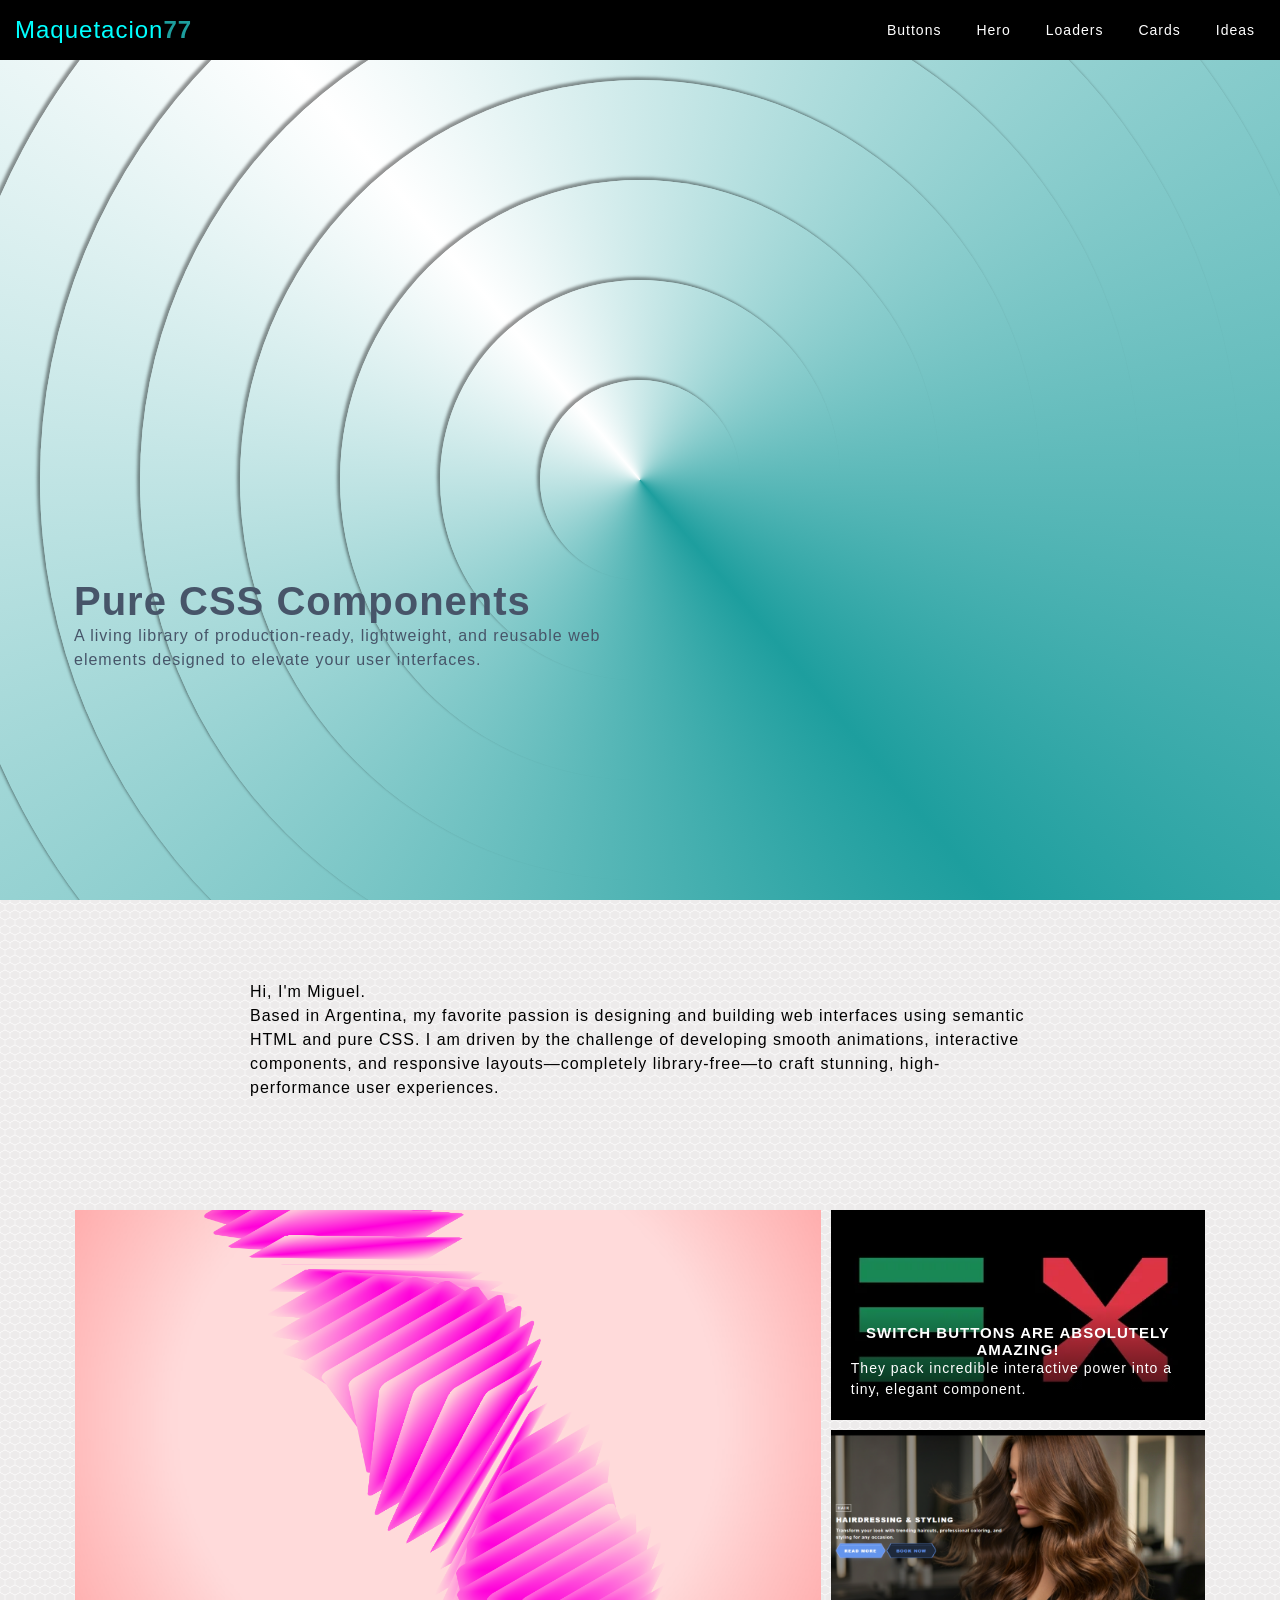
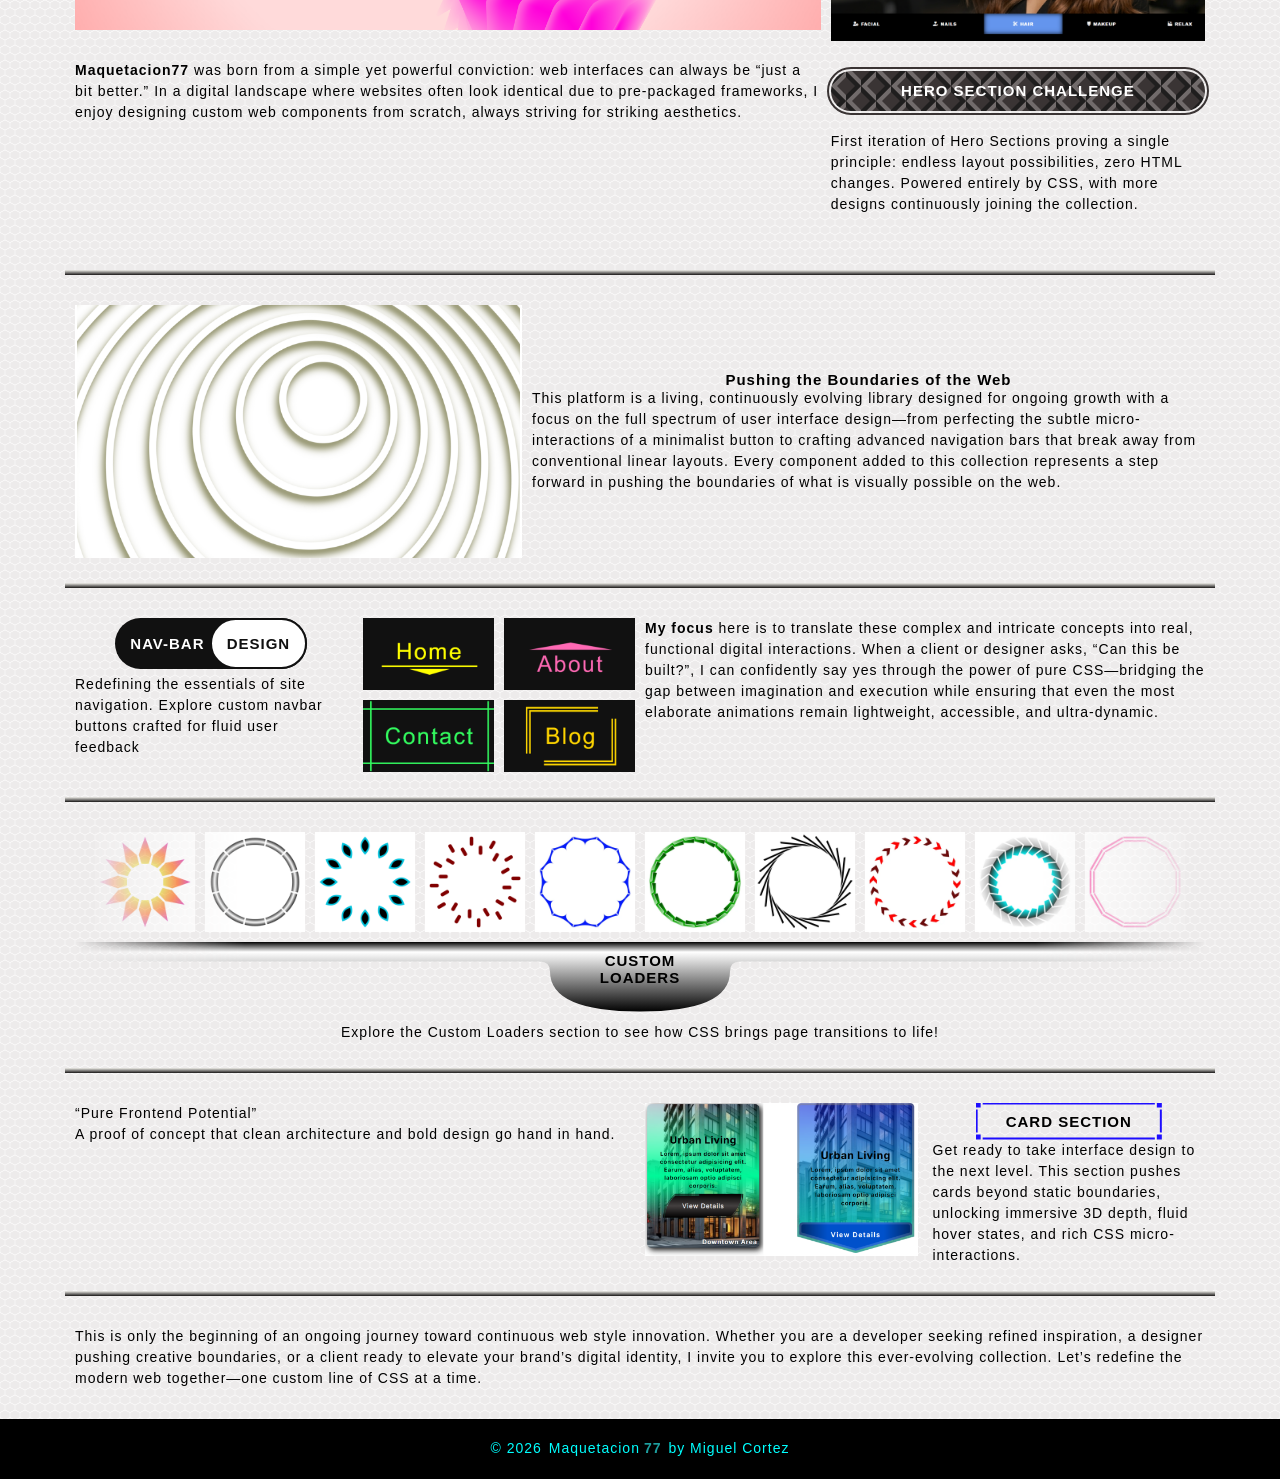
<file: index.html>
<!doctype html>
  <html lang="en">
   <head>
  <meta charset="UTF-8" />
  <meta name="viewport" content="width=device-width, initial-scale=1.0" />

  <!-- SEO & Technical Metadata -->
  <title>Maquetacion77 | Custom Web Components & Pure CSS UI Showcase</title>
  <meta
    name="description"
    content="Explore Maquetacion77, a living library of reusable web components, custom CSS animations, and bespoke UI layouts built with high-performance pure CSS and semantic HTML."
  />
  <meta name="robots" content="index, follow" />

  <!-- Open Graph / Social Media -->
  <meta property="og:type" content="website" />
  <meta property="og:url" content="https://maquetacion77.github.io/maquetacion77/" />
  <meta
    property="og:title"
    content="Maquetacion77 | Custom Web Components & Pure CSS UI Showcase"
  />
  <meta
    property="og:description"
    content="Challenging the status quo of modern frontend design with clean, reusable, and high-fidelity pure CSS components."
  />
<meta
  property="og:image"
  content="https://maquetacion77.github.io/maquetacion77/assets/m77_index.jpg"
/>
<meta property="og:image:type" content="image/webp" />
<meta property="og:image:width" content="1200" />
<meta property="og:image:height" content="630" />

  <!-- Favicon -->
  <link rel="icon" href="favicon.svg" type="image/svg+xml" />

  <!-- Stylesheets -->
  <link rel="stylesheet" href="pre-loader.css" />
  <link rel="stylesheet" href="custom-loaders.css" />
  <link rel="stylesheet" href="styles.css" />
  <link rel="stylesheet" href="headerfooter.css" />
  <link rel="stylesheet" href="navbar.css" />
  <link rel="stylesheet" href="section.css" />

  <!-- Scripts -->
  <script src="pre-loader.js" defer></script>
</head>

    <body>
      <!-- #region PRE LOADER & HEADER -->
      <div class="preloader-overlay" id="preloader">
        <div class="loader-container">
          <div class="spinner one">
            <div></div>
            <div></div>
            <div></div>
            <div></div>
            <div></div>
            <div></div>
            <div></div>
            <div></div>
            <div></div>
            <div></div>
            <div></div>
            <div></div>
          </div>
        </div>
      </div>
      <header class="main-header">
        <a href="javascript:void(0)" class="logo"
          >Maquetacion<span>77</span>
          <span class="sr-only"
            >Go to home - Front-End & Layout Portfolio</span
          ></a
        >

        <div id="main-header-deck" class="header__deck">
          <nav class="nav-bar" aria-label="Navegación principal">
            <ul class="nav-list">
              <!-- Dropdown 1: Buttons -->
              <li class="dropdown">
                <button
                  type="button"
                  class="dropdown-trigger"
                  aria-expanded="false"
                  aria-haspopup="true"
                >
                  Buttons
                </button>
                <ul class="dropdown-menu">
                  <li><a href="buttons.html#primary_btn">Primary</a></li>
                  <li><a href="buttons.html#pairs_btn">Pairs</a></li>
                  <li><a href="buttons.html#switch_btn">Switch</a></li>
                  <li><a href="buttons.html#nav_btn">Nav</a></li>
                  <li><a href="buttons.html#hero_btn">Hero</a></li>
                </ul>
              </li>

              <!-- Dropdown 2: Hero -->
              <li class="dropdown">
                <button
                  type="button"
                  class="dropdown-trigger"
                  aria-expanded="false"
                  aria-haspopup="true"
                >
                  Hero
                </button>
                <ul class="dropdown-menu">
                  <li><a href="hero01.html">Hero01</a></li>
                  <li><a href="hero02.html">Hero02</a></li>
                </ul>
              </li>

              <!-- Enlaces directos -->
              <li><a href="custom-loaders.html">Loaders</a></li>
              <li><a href="cards.html">Cards</a></li>
              <li><a href="ideas.html">Ideas</a></li>
            </ul>
          </nav>
        </div>
        <button
          id="toggleButton"
          class="nav-toggle"
          type="button"
          aria-expanded="false"
          aria-controls="main-header-deck"
          aria-label="Abrir menú"
        ></button>
      </header>
      <!-- #endregion -->

     
        <!-- #region 0. landing-hero -->
      <section class="landing-hero">
        <div class="landing-hero__container">
          <h1 class="landing-hero__title">Pure CSS Components</h1>
          <p class="landing-hero__subtitle">
            A living library of production-ready, lightweight, and reusable web
            elements designed to elevate your user interfaces.
          </p>
        </div>
   
        <div class="recuadro">
      <div class="borde"></div>
      <div class="borde02"></div>
      <div class="borde03"></div>
      <div class="borde04"></div>
      <div class="borde05"></div>
      <div class="borde06"></div>
      <div class="borde07"></div>
      <div class="borde08"></div>
      <div class="borde09"></div>
      <div class="borde10"></div>
  </div>  
      </section>
      <!-- #endregion -->
      <!-- #region 1. Brand / Hero Section Styles===================================== -->
      <section class="about__01">
        <div class="landing-about__container">
          <p class="landing-about__text">
            Hi, I'm Miguel. <br />
            Based in Argentina, my favorite passion is designing and building web
            interfaces using semantic HTML and pure CSS. I am driven by the
            challenge of developing smooth animations, interactive components, and
            responsive layouts—completely library-free—to craft stunning,
            high-performance user experiences.
          </p>
        </div>
      </section>
      <!-- #endregion  -->

      <!-- #region 2. 1L&2R ===================================== -->
      <section class="about-grid">
        <article class="card--featured">
          <div class="card__image-wrapper">
            <img
              src="assets/you10.webp"
              alt="Featured note"
              class="card__img"
            />
          </div>
          <div class="card__content">
            <p>
              <strong>Maquetacion77</strong> was born from a simple yet powerful
              conviction: web interfaces can always be &ldquo;just a bit
              better.&rdquo; In a digital landscape where websites often look
              identical due to pre-packaged frameworks, I enjoy designing custom
              web components from scratch, always striving for striking
              aesthetics.
            </p>
          </div>
        </article>
        <div class="about-grid__secondary-column">
          <a href="buttons.html#primary_btn" role="article">
            <div class="card__image-wrapper">
              <img
                src="assets/image_swich_button_01.webp"
                alt="Overlay text note"
                class="card__img"
              />
              <div class="card__overlay-content">
                <h2 class="colorfff">SWITCH BUTTONS ARE ABSOLUTELY AMAZING!</h2>
                <p class="colorfff">
                  They pack incredible interactive power into a tiny, elegant
                  component.
                </p>
              </div>
            </div>
          </a>
          <a href="hero01.html" role="article">
            <div class="card__image-wrapper">
              <img
                src="assets/hero01.webp"
                alt="Standard note"
                class="card__img"
              />
            </div>
            <div class="card__content">
              <h2 class="s_s_01 notranslate">HERO SECTION CHALLENGE</h2>
              <p>
                First iteration of Hero Sections proving a single principle:
                endless layout possibilities, zero HTML changes. Powered entirely
                by CSS, with more designs continuously joining the collection.
              </p>
            </div>
          </a>
        </div>
      </section>
      <!-- #endregion  -->

      <!-- #region 3. (40/60 Layout) -->
      <section class="about-grid px1130">
        <article class="about-grid__aside-container">
          <img
            src="assets/you07.webp"
            alt=""
          />
        </article>
        <article class="about-grid__main-content">
          <h2>Pushing the Boundaries of the Web</h2>
          <p class="about-grid__text">
         This platform is a living, continuously evolving library designed for ongoing growth with a focus on the full spectrum of user interface design—from perfecting the subtle micro-interactions of a minimalist button to crafting advanced navigation bars that break away from conventional linear layouts. Every component added to this collection represents a step forward in pushing the boundaries of what is visually possible on the web.
          </p>
        </article>
      </section>
      <!-- #endregion -->

      <!-- #region 4. 1L&1R loaders=====================================  -->
      <section class="about-grid">
        <a href="buttons.html#nav_btn" role="article">
          <article class="split-card split-card--image-left">
            <div class="split-card__image-wrapper_x4">
              <img
                src="assets/nav_button01.webp"
                alt="About Maquetacion77"
              />
              <img
                src="assets/nav_button02.webp"
                alt="About Maquetacion77"
              />
              <img
                src="assets/nav_button03.webp"
                alt="About Maquetacion77"
              />
              <img
                src="assets/nav_button04.webp"
                alt="About Maquetacion77"
              />
            </div>
            <div class="split-card__content">
              <h2 class="s_s_02 notranslate">NAV-BAR <span>DESIGN</span></h2>
              <p>
                Redefining the essentials of site navigation. Explore custom
                navbar buttons crafted for fluid user feedback
              </p>
            </div>
          </article>
        </a>
        <article class="split-card split-card--image-right">
          <div class="split-card__content">
            <p class="split-card__text">
              <strong>My focus</strong> here is to translate these complex and
              intricate concepts into real, functional digital interactions. When
              a client or designer asks, &ldquo;Can this be built?&rdquo;, I can
              confidently say yes through the power of pure CSS—bridging the gap
              between imagination and execution while ensuring that even the most
              elaborate animations remain lightweight, accessible, and
              ultra-dynamic.
            </p>
          </div>
        </article>
      </section>
      <!-- #endregion  -->

      <!-- #region 5. carrousel===================================== -->
      <section class="about-grid flex__c---">
        <div class="carousel-container">
          <a href="custom-loaders.html" role="article">
            <div class="images-track">
              <img
                src="assets/CL06.webp"
                alt="Imagen 1"
              />
              <img
                src="assets/CL07.webp"
                alt="Imagen 2"
              />
              <img
                src="assets/CL08.webp"
                alt="Imagen 3"
              />
              <img
                src="assets/CL09.webp"
                alt="Imagen 4"
              />
              <img
                src="assets/CL10.webp"
                alt="Imagen 5"
              />
              <img
                src="assets/CL11.webp"
                alt="Imagen 6"
              />
              <img
                src="assets/CL12.webp"
                alt="Imagen 7"
              />
              <img
                src="assets/CL13.webp"
                alt="Imagen 8"
              />
              <img
                src="assets/CL14.webp"
                alt="Imagen 9"
              />
              <img
                src="assets/CL15.webp"
                alt="Imagen 10"
              /></div
          ></a>
        </div>

        <a href="custom-loaders.html" class="s_s_03" role="article">
          <h2 class="notranslate">CUSTOM <span>LOADERS</span></h2></a
        >
        <p class="about-text">
          Explore the Custom Loaders section to see how CSS brings page
          transitions to life!
        </p>
      </section>
      <!-- #endregion  -->

      <!-- #region 6. 1L&1R cards=====================================  -->
      <section class="about-grid">
        <article class="split-card split-card--image-left">
          <div class="split-card__content">
            <p class="split-card__text">
              “Pure Frontend Potential”<br />
              A proof of concept that clean architecture and bold design go hand
              in hand.
            </p>
          </div>
        </article>
        <a
          href="cards.html"
          class="split-card split-card--image-right"
          role="article"
        >
          <div class="split-card__image-wrapper_x1">
            <img
              src="assets/card-section-images-white.webp"
              alt="About Maquetacion77"
              class="split-card__img"
            />
          </div>
          <div class="split-card__content">
            <h2 class="notranslate s_s_04">CARD SECTION</h2>
            <p>
              Get ready to take interface design to the next level. This section
              pushes cards beyond static boundaries, unlocking immersive 3D depth,
              fluid hover states, and rich CSS micro-interactions.
            </p>
          </div>
        </a>
      </section>
      <!-- #endregion  -->

      <!-- #region 7. end===================================== -->
      <section class="about-grid">
        <p>
          This is only the beginning of an ongoing journey toward continuous web
          style innovation. Whether you are a developer seeking refined
          inspiration, a designer pushing creative boundaries, or a client ready
          to elevate your brand’s digital identity, I invite you to explore this
          ever-evolving collection. Let’s redefine the modern web together—one
          custom line of CSS at a time.
        </p>
      </section>
      <!-- #endregion -->
   

    
      <script src="toggleButton.js" defer></script>
      <footer class="flex---">
        <p>
          &copy; 2026 <span>Maquetacion</span><span>77</span> by Miguel Cortez
        </p>
      </footer>
    </body>
  </html>
</file>
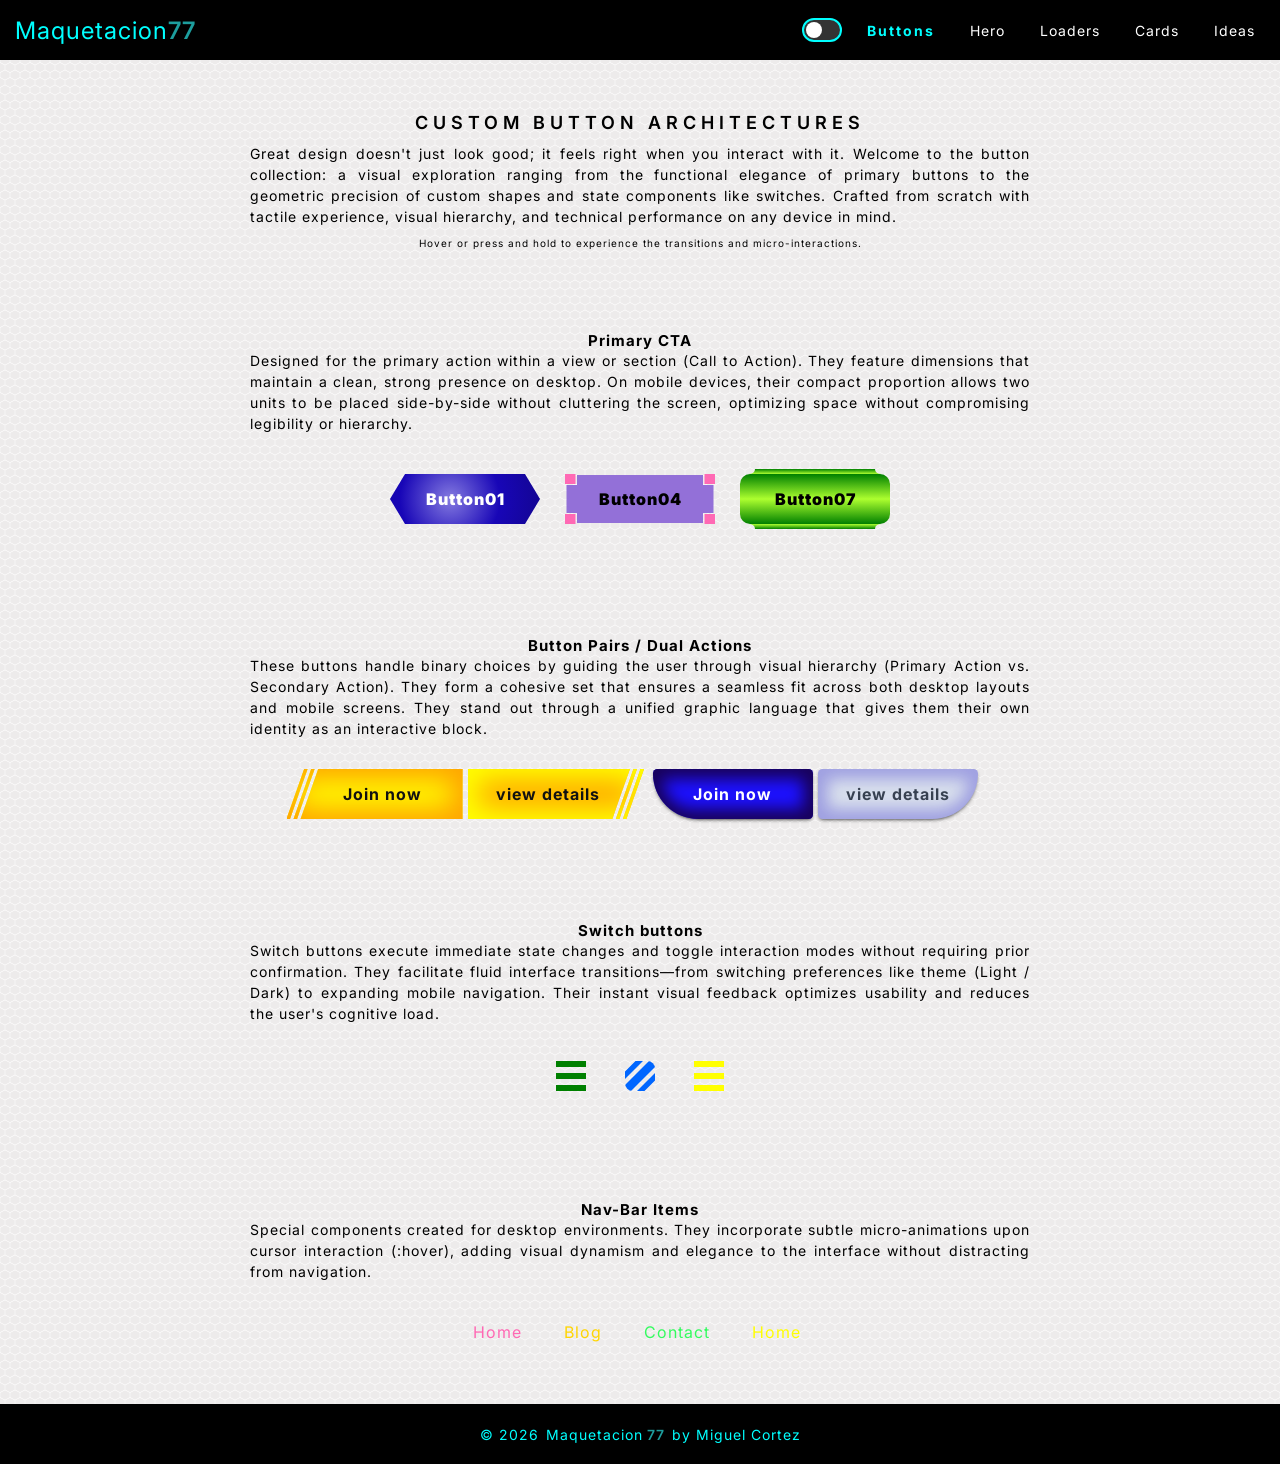
<file: buttons.html>
<!doctype html>
<html lang="en">

<head>
  <meta charset="UTF-8" />
  <meta name="viewport" content="width=device-width, initial-scale=1.0" />

  <!-- SEO & Technical Metadata -->
  <title>Interactive Button Components & Gallery | Maquetacion77</title>
  <meta
    name="description"
    content="A curated collection of interactive UI buttons: primary, paired actions, hero triggers, nav-bar buttons, and advanced clip-path switch toggles built with pure CSS and JavaScript."
  />
  <meta name="robots" content="index, follow" />

  <!-- Open Graph / Social Media -->
  <meta property="og:type" content="website" />
 <meta property="og:url" content="https://maquetacion77.github.io/maquetacion77/buttons.html" />
  <meta
    property="og:title"
    content="Interactive Button Components & Gallery | Maquetacion77"
  />
  <meta
    property="og:description"
    content="Discover unique button designs, micro-interactions, and fluid switch toggles to inspire your next web project."
  />
 <meta
  property="og:image"
  content="https://maquetacion77.github.io/maquetacion77/assets/image_buttons.jpg"
/>
<meta property="og:image:type" content="image/webp" />
<meta property="og:image:width" content="1200" />
<meta property="og:image:height" content="630" />

  <!-- Favicon -->
  <link rel="icon" href="favicon.svg" type="image/svg+xml" />

  <!-- Google Fonts -->
  <link rel="preconnect" href="https://fonts.googleapis.com" />
  <link rel="preconnect" href="https://fonts.gstatic.com" crossorigin />
  <link
    href="https://fonts.googleapis.com/css2?family=Inter:wght@400;600;700&family=Montserrat:wght@400;600;700&display=swap"
    rel="stylesheet"
  />

  <!-- CSS Stylesheets -->
  <link rel="stylesheet" href="pre-loader.css" />
  <link rel="stylesheet" href="custom-loaders.css" />
  <link rel="stylesheet" href="styles.css" />
  <link rel="stylesheet" href="navbar.css" />
  <link rel="stylesheet" href="section.css" />
  <link rel="stylesheet" href="headerfooter.css" />
  <link rel="stylesheet" href="buttons.css" />

  <!-- Scripts -->
  <script src="pre-loader.js" defer></script>
</head>

<body>
  <!--#region preloader & header -->
  <div class="preloader-overlay" id="preloader">
    <div class="loader-container">
      <div class="spinner one">
        <div></div>
        <div></div>
        <div></div>
        <div></div>
        <div></div>
        <div></div>
        <div></div>
        <div></div>
        <div></div>
        <div></div>
        <div></div>
        <div></div>
      </div>
    </div>
  </div>
  <header class="main-header">
    <a href="index.html" class="logo">
      Maquetacion<span>77</span>
      <span class="sr-only">Go to home - Front-End & Layout Portfolio</span>
    </a>
    <button id="themeToggleBtn" class="header-theme-switch" type="button" aria-label="Cambiar tema de contenedores"
      aria-pressed="false"></button>
    <div id="main-header-deck" class="header__deck">
      <nav class="nav-bar" aria-label="Navegación principal">
        <ul class="nav-list">
          <li class="dropdown">
            <button type="button" class="dropdown-trigger is-current" aria-expanded="false" aria-haspopup="true">
              Buttons
            </button>
            <ul class="dropdown-menu">
              <li><a href="buttons.html#primary_btn">Primary</a></li>
              <li><a href="buttons.html#pairs_btn">Pairs</a></li>
              <li><a href="buttons.html#switch_btn">Switch</a></li>
              <li><a href="buttons.html#nav_btn">Nav</a></li>
              <li><a href="buttons.html#hero_btn">Hero</a></li>
            </ul>
          </li>
          <li class="dropdown">
            <button type="button" class="dropdown-trigger" aria-expanded="false" aria-haspopup="true">
              Hero
            </button>
            <ul class="dropdown-menu">
              <li><a href="hero01.html">Hero01</a></li>
              <li><a href="hero02.html">Hero02</a></li>
            </ul>
          </li>
          <li><a href="custom-loaders.html">Loaders</a></li>
          <li><a href="cards.html">Cards</a></li>
           <li><a href="ideas.html">Ideas</a></li>
        </ul>
      </nav>
    </div>

    <button id="toggleButton" class="nav-toggle" type="button" aria-expanded="false" aria-controls="main-header-deck"
      aria-label="Abrir menú"></button>
  </header>
  <!-- #endregion -->

  <!-- #region descripcion seccion buttons -->
  <section class="primary-section" id="primary_btn">
    <h1>CUSTOM BUTTON ARCHITECTURES</h1>
    <p>
     Great design doesn't just look good; it feels right when you interact with it. Welcome to the button collection: a visual exploration ranging from the functional elegance of primary buttons to the geometric precision of custom shapes and state components like switches. Crafted from scratch with tactile experience, visual hierarchy, and technical performance on any device in mind.
    </p>
    <span>Hover or press and hold to experience the transitions and micro-interactions.</span>
  </section>
  <!-- #endregion -->

  <!-- #region primary_btn -->
  <section class="primary-section">
    <h2>Primary CTA</h2>
    <p>
      Designed for the primary action within a view or section (Call to Action). They feature dimensions that maintain a clean, strong presence on desktop. On mobile devices, their compact proportion allows two units to be placed side-by-side without cluttering the screen, optimizing space without compromising legibility or hierarchy.
    </p>
    <div class="button__container">
        <div class="btn_wrappers"><a href="javascript:void(0)" class="primary_btn primary_btn_01 polygon01">Button01</a></div>
       <div class="btn_wrappers"><a href="javascript:void(0)" class="primary_btn primary_btn_04">Button04</a></div>
        <!-- <a href="javascript:void(0)" class="primary_btn primary_btn_06" data-text="Button06">Button06</a> -->
        <div class="btn_wrappers"><a href="javascript:void(0)" class="primary_btn primary_btn_07">Button07</a></div>
    </div>
  </section>
  <!-- #endregion -->

  <!-- #region pairs_btn -->
  <section class="primary-section" id="pairs_btn">
    <h2>Button Pairs / Dual Actions</h2>
    <p>
      These buttons handle binary choices by guiding the user through visual hierarchy (Primary Action vs. Secondary Action). They form a cohesive set that ensures a seamless fit across both desktop layouts and mobile screens. They stand out through a unified graphic language that gives them their own identity as an interactive block.
    </p>
    <div class="button__container">
      <div class="button-group">
       <div class="btn_wrappers"><a href="javascript:void(0)" class="pair01 btn-primary01"> Join now </a></div> 
       <div class="btn_wrappers"> <a href="javascript:void(0)" class="pair01 btn-secondary01">view details</a></div>
      </div>
       <div class="button-group">
        <a href="javascript:void(0)" class="pair02 btn-primary02"> Join now</a>
        <a href="javascript:void(0)" class="pair02 btn-secondary02" >view details</a>
      </div>
    </div>
  </section>
  <!-- #endregion -->

  <!-- #region switch_btn -->
  <section class="primary-section" id="switch_btn">
    <h2>Switch buttons</h2>
    <p>
     Switch buttons execute immediate state changes and toggle interaction modes without requiring prior confirmation. They facilitate fluid interface transitions—from switching preferences like theme (Light / Dark) to expanding mobile navigation. Their instant visual feedback optimizes usability and reduces the user's cognitive load.
    </p>
    <div class="button__container">
      <button class="s_btn_general switch_btn_01" id="switch_btn_01" aria-label="Cambiar estado"
        aria-pressed="false"></button>
      <button class="s_btn_general switch_btn_02" id="switch_btn_02" aria-label="Cambiar estado"
        aria-pressed="false"></button>
      <button class="s_btn_general switch_btn_03" id="switch_btn_03" aria-label="Cambiar estado"
        aria-pressed="false"></button>
    </div>
  </section>



  <!-- #endregion -->

  <!-- #region nav-bar_btn -->
 <section class="primary-section" id="nav_btn">
    <h2>Nav-Bar Items</h2>
    <p>
Special components created for desktop environments. They incorporate subtle micro-animations upon cursor interaction (:hover), adding visual dynamism and elegance to the interface without distracting from navigation.
    </p>
    <div class="button__container">
      <a href="javascript:void(0)" class="nav-link nav-link01" aria-current="page">Home</a>
      <a href="javascript:void(0)" class="nav-link nav-link04">Blog</a>
      <a href="javascript:void(0)" class="nav-link nav-link05">Contact</a>
      <a href="javascript:void(0)" class="nav-link nav-link06" aria-current="page">Home</a>
      </li>
    </div>
  </section>
  <!-- #endregion -->

  <!-- #region hero_btn -->
  <!-- <section class="primary-section" id="hero_btn">
    <h2>Hero / Interactive CTAs</h2>
    <p>
      This component captures attention in primary sections (such as the Hero Section) by conveying multiple benefits or key features in a single touchpoint, integrating static typography alongside a dynamic text carousel animated by CSS/GPU. Designed with lightweight vector-based animations and transforms to deliver high visual impactwithout compromising load times or mobile performance.
    </p>
    <div class="button__container">
  <a href="javascript:void(0)" class="hero-cta-btn">
    <div class="cta-content">
      <span class="cta-static">Boost your workflow:</span>
      <span class="cta-carousel" aria-hidden="true">
        <span class="carousel-item01">Fast and lightweight</span>
        <span class="carousel-item02">GPU animations</span>
        <span class="carousel-item03">100% Responsive</span>
      </span>
    </div>
  </a>
</div>
  </section> -->
  <!-- #endregion -->
<script src="buttons.js" defer></script>
  <script src="toggleButton.js" defer></script>
  <footer class="flex---">
    <p>
      &copy; 2026 <span>Maquetacion</span><span>77</span> by Miguel Cortez
    </p>
  </footer>
</body>

</html>
</file>
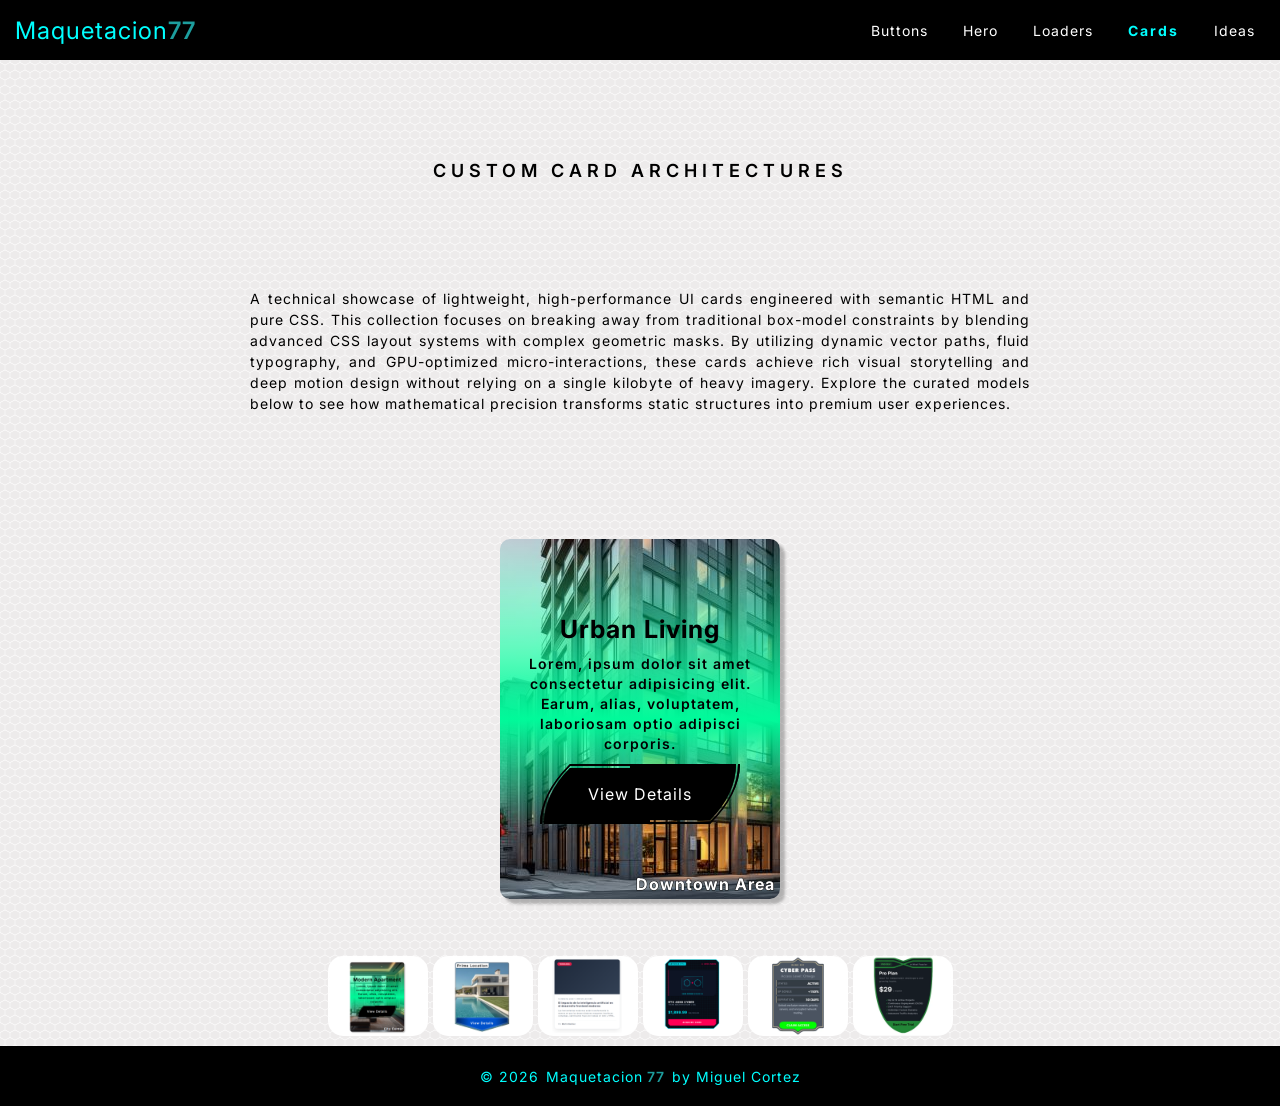
<file: cards.html>
<!DOCTYPE html>
  <html lang="en">
  <head>
  <meta charset="UTF-8" />
  <meta name="viewport" content="width=device-width, initial-scale=1.0" />

  <!-- SEO & Technical Metadata -->
  <title>Custom Card Layouts & UI Components | Maquetacion77</title>
  <meta
    name="description"
    content="Explore an inspirational gallery of custom card designs. Interactive, responsive, and lightweight UI card components engineered for modern web applications."
  />
  <meta name="robots" content="index, follow" />

  <!-- Open Graph / Social Media -->
  <meta property="og:type" content="website" />
<meta property="og:url" content="https://maquetacion77.github.io/maquetacion77/cards.html" />
  <meta
    property="og:title"
    content="Custom Card Layouts & UI Components | Maquetacion77"
  />
  <meta
    property="og:description"
    content="Elevate your frontend layouts with custom-built interactive cards, subtle hover effects, and clean semantic structures."
  />
 <meta
  property="og:image"
  content="https://maquetacion77.github.io/maquetacion77/assets/image_cards.jpg"
/>
<meta property="og:image:type" content="image/webp" />
<meta property="og:image:width" content="1200" />
<meta property="og:image:height" content="630" />

  <!-- Favicon -->
  <link rel="icon" href="favicon.svg" type="image/svg+xml" />

  <!-- Google Fonts -->
  <link rel="preconnect" href="https://fonts.googleapis.com" />
  <link rel="preconnect" href="https://fonts.gstatic.com" crossorigin />
  <link
    href="https://fonts.googleapis.com/css2?family=Inter:wght@400;600;700&family=Montserrat:wght@400;600;700&display=swap"
    rel="stylesheet"
  />

  <!-- CSS Stylesheets -->
  <link rel="stylesheet" href="pre-loader.css" />
  <link rel="stylesheet" href="custom-loaders.css" />
  <link rel="stylesheet" href="styles.css" />
  <link rel="stylesheet" href="navbar.css" />
  <link rel="stylesheet" href="section.css" />
  <link rel="stylesheet" href="headerfooter.css" />
  <link rel="stylesheet" href="cards.css" />

  <!-- Scripts -->
  <script src="pre-loader.js" defer></script>
</head>
    <body>
    <!--#region preloader & header -->
      <div class="preloader-overlay" id="preloader">
        <div class="loader-container">
          <div class="spinner one">
            <div></div>
            <div></div>
            <div></div>
            <div></div>
            <div></div>
            <div></div>
            <div></div>
            <div></div>
            <div></div>
            <div></div>
            <div></div>
            <div></div>
          </div>
        </div>
      </div>
    
      <header class="main-header">
        <a href="index.html" class="logo"
          >Maquetacion<span>77</span>
          <span class="sr-only"
            >Go to home - Front-End & Layout Portfolio</span
          ></a>
           <div id="main-header-deck" class="header__deck">
  <nav class="nav-bar" aria-label="Navegación principal">
    <ul class="nav-list">
      
      <!-- Dropdown 1: Buttons -->
      <li class="dropdown">
        <button type="button" class="dropdown-trigger" aria-expanded="false" aria-haspopup="true">
          Buttons
        </button>
        <ul class="dropdown-menu">
          <li><a href="buttons.html#primary_btn">Primary</a></li>
          <li><a href="buttons.html#pairs_btn">Pairs</a></li>
          <li><a href="buttons.html#switch_btn">Switch</a></li>
          <li><a href="buttons.html#nav_btn">Nav</a></li>
          <li><a href="buttons.html#hero_btn">Hero</a></li>
        </ul>
      </li>

      <!-- Dropdown 2: Hero -->
      <li class="dropdown">
        <button type="button" class="dropdown-trigger" aria-expanded="false" aria-haspopup="true">
          Hero
        </button>
        <ul class="dropdown-menu">
          <li><a href="hero01.html">Hero01</a></li>
          <li><a href="hero02.html">Hero02</a></li>
        </ul>
      </li>

      <!-- Enlaces directos -->
      <li><a href="custom-loaders.html">Loaders</a></li>
      <li><a href="javascript:void(0)" class="is-current">Cards</a></li>
      <li><a href="ideas.html">Ideas</a></li>

    </ul>
  </nav>
</div>
      
  
   <button 
  id="toggleButton" 
  class="nav-toggle" 
  type="button" 
  aria-expanded="false" 
  aria-controls="main-header-deck" 
  aria-label="Abrir menú"
></button>
      </header>
      <!-- #endregion -->
     
     
      <section class="primary-section">
        <h1>CUSTOM CARD ARCHITECTURES</h1>
        <p>
    
  A technical showcase of lightweight, high-performance UI cards engineered with semantic HTML and pure CSS. This collection focuses on breaking away from traditional box-model constraints by blending advanced CSS layout systems with complex geometric masks. 

  By utilizing dynamic vector paths, fluid typography, and GPU-optimized micro-interactions, these cards achieve rich visual storytelling and deep motion design without relying on a single kilobyte of heavy imagery. Explore the curated models below to see how mathematical precision transforms static structures into premium user experiences.
        </p>
      </section>
  
<section class="primary-section-cards" id="primarySection_cards">

</section>
    <div class="cards-wrapper flex---">
  <!--#region  NAV-BAR -->
  <button class="nav-btn btn-left" id="btnLeft" aria-label="Anterior"></button>
  <button class="nav-btn btn-right" id="btnRight" aria-label="Siguiente"></button>
  <!-- #endregion -->

  
<section class="cards-container" id="cardsContainer">
</section>  
</div>
  <script src="cards.js" defer></script>
      <script src="toggleButton.js" defer></script>
      <script src="cards-data.js" defer></script>
<script src="main.js" defer></script>
      <footer class="flex---">
        <p>
          &copy; 2026 <span>Maquetacion</span><span>77</span> by Miguel Cortez
        </p>
      </footer>
    </body>
  </html>
</file>
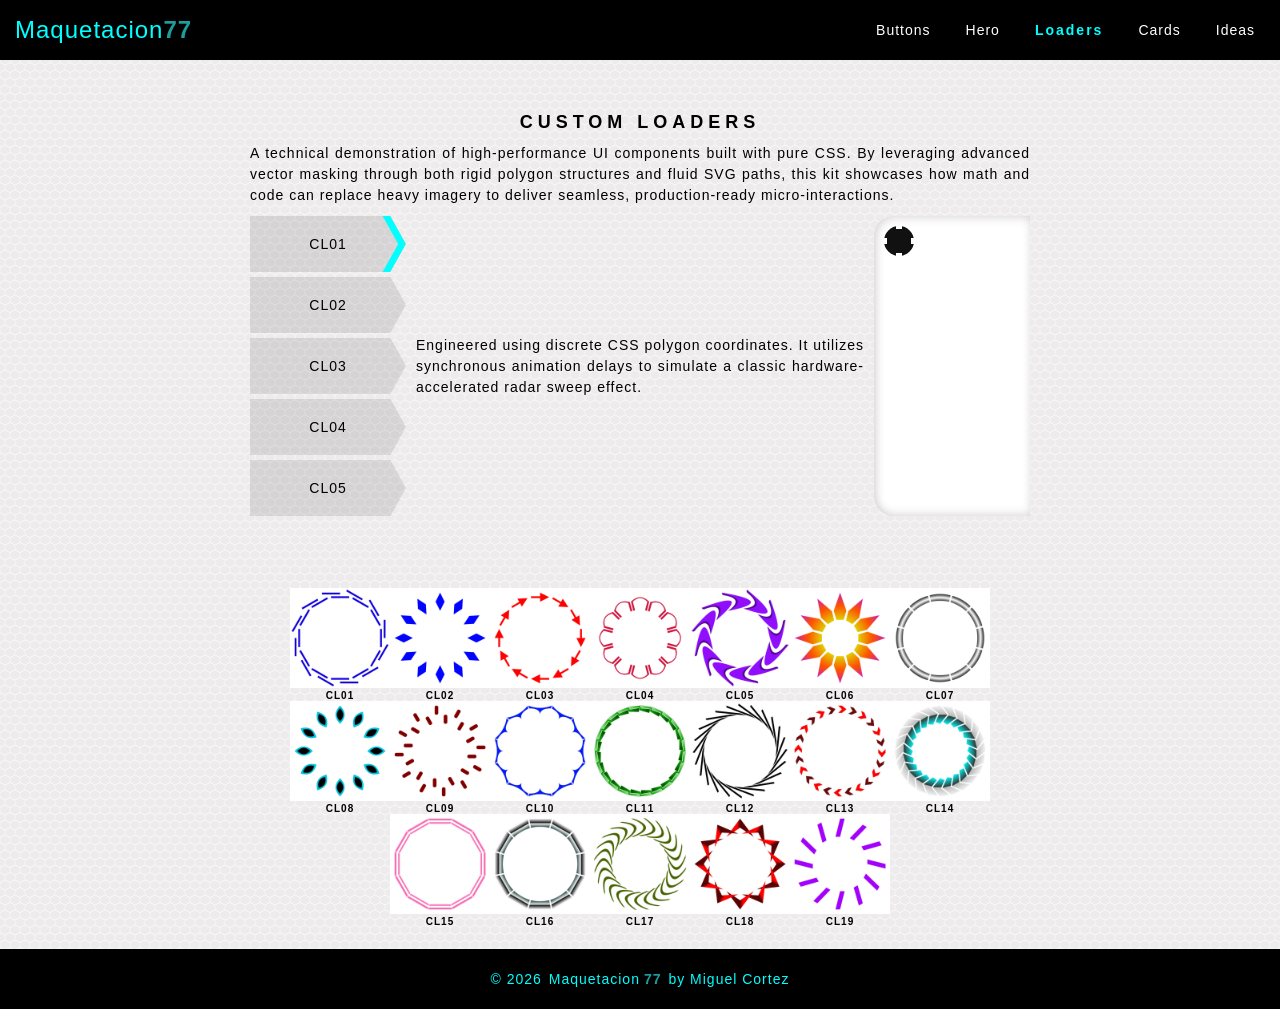
<file: custom-loaders.html>
<!DOCTYPE html>
<html lang="en">
<head>
  <meta charset="UTF-8" />
  <meta name="viewport" content="width=device-width, initial-scale=1.0" />
  
  <!-- SEO & Technical Metadata -->
  <title>Custom Loaders & Transition Effects </title>
  <meta name="description" content="A showcase of custom-built page loaders and loading spinners. Optimized with modern CSS keyframes and JavaScript transitions to enhance perceived performance." />
  <meta name="robots" content="index, follow" />

  <!-- Open Graph / Social Media -->
  <meta property="og:type" content="website" />
  <meta property="og:title" content="Custom Loaders & Transition Effects Showcase" />
  <meta property="og:description" content="Smooth UI transitions and custom CSS loading components designed for modern web applications."/>
  <meta property="og:image" content="https://maquetacion77.github.io/images/images/custom-loaders.png" />

  <!-- Favicon -->
   <link rel="icon" href="favicon.svg" type="image/svg+xml">

  <!-- CSS Stylesheets -->
  <link rel="stylesheet" href="styles.css" />
  <link rel="stylesheet" href="headerfooter.css" />
  <link rel="stylesheet" href="navbar.css" />
  <link rel="stylesheet" href="section.css" />
  <link rel="stylesheet" href="pre-loader.css" />
  <link rel="stylesheet" href="custom-loaders.css" />

  <!-- Scripts -->
  <script src="pre-loader.js" defer></script>
</head>
  <body>
 <!--#region preloader & header -->
    <div class="preloader-overlay" id="preloader">
      <div class="loader-container">
        <div class="spinner one">
          <div></div>
          <div></div>
          <div></div>
          <div></div>
          <div></div>
          <div></div>
          <div></div>
          <div></div>
          <div></div>
          <div></div>
          <div></div>
          <div></div>
        </div>
      </div>
    </div>
    <header class="main-header">
      <a href="index.html" class="logo"
        >Maquetacion<span>77</span>
        <span class="sr-only"
          >Go to home - Front-End & Layout Portfolio</span
        ></a>
         <div id="main-header-deck" class="header__deck">
  <nav class="nav-bar" aria-label="Navegación principal">
    <ul class="nav-list">
      
      <!-- Dropdown 1: Buttons -->
      <li class="dropdown">
        <button type="button" class="dropdown-trigger" aria-expanded="false" aria-haspopup="true">
          Buttons
        </button>
        <ul class="dropdown-menu">
          <li><a href="buttons.html#primary_btn">Primary</a></li>
          <li><a href="buttons.html#pairs_btn">Pairs</a></li>
          <li><a href="buttons.html#switch_btn">Switch</a></li>
          <li><a href="buttons.html#nav_btn">Nav</a></li>
          <li><a href="buttons.html#hero_btn">Hero</a></li>
        </ul>
      </li>

      <!-- Dropdown 2: Hero -->
      <li class="dropdown">
        <button type="button" class="dropdown-trigger" aria-expanded="false" aria-haspopup="true">
          Hero
        </button>
        <ul class="dropdown-menu">
          <li><a href="hero01.html">Hero01</a></li>
          <li><a href="hero02.html">Hero02</a></li>
        </ul>
      </li>
      <li><a href="javascript:void(0)" class="is-current">Loaders</a></li>
      <li><a href="cards.html">Cards</a></li>
      <li><a href="ideas.html">Ideas</a></li>

    </ul>
  </nav>
</div>
    <button 
  id="toggleButton" 
  class="nav-toggle" 
  type="button" 
  aria-expanded="false" 
  aria-controls="main-header-deck" 
  aria-label="Abrir menú"
></button>
    </header>
    <!-- #endregion -->
    <section class="primary-section" id="loaders_showcase">
      <h1>CUSTOM LOADERS</h1>
      <p>
        A technical demonstration of high-performance UI components built with
        pure CSS. By leveraging advanced vector masking through both rigid
        polygon structures and fluid SVG paths, this kit showcases how math and
        code can replace heavy imagery to deliver seamless, production-ready
        micro-interactions.
      </p>
      <div class="loaders-container">
        <div class="loader-display">
        
          <button
            class="bg-toggle"
            id="bgToggle"
            aria-label="Toggle dark background"
          >
            
          </button>

          <div class="loader-container">
         
            <div class="spinner one active">
              <div></div>
              <div></div>
              <div></div>
              <div></div>
              <div></div>
              <div></div>
              <div></div>
              <div></div>
              <div></div>
              <div></div>
              <div></div>
              <div></div>
            </div>
          </div>
        </div>
      

        <nav class="loaders-nav" aria-label="Loader selection">
          <button class="active" aria-label="View Ray Spinner">
            <span>CL01</span>
          </button>
          <button aria-label="View Diamond Spinner">
            <span>CL02</span>
          </button>
          <button aria-label="View Arrow Spinner"><span>CL03</span></button>
          <button aria-label="View Biohazard Spinner">
            <span>CL04</span>
          </button>
          <button aria-label="View Vortex Spinner"><span>CL05</span></button>
        </nav>

        <div class="loaders-descriptions">
          <p class="active">
            Engineered using discrete CSS
            polygon coordinates. It utilizes synchronous animation delays to
            simulate a classic hardware-accelerated radar sweep effect.
          </p>
          <p>
            A lightweight loader crafted
            through a tight 4-point polygon matrix. This design focuses on
            minimal geometry to reduce layout recalculation over extended
            animation loops.
          </p>
          <p>
            A multi-directional loading
            element built with composite polygon pathing. Perfect for
            high-contrast data fetching states where structural clarity is
            required.
          </p>
          <p>
            An elegant and fluid component leveraging
            the inline CSS `path()` function to render harmonic curves. It
            showcases smooth organic motion, perfect for premium digital health
            or fintech dashboards.
          </p>
          <p>
            A high-fidelity spinner utilizing a
            layout of 12 distinct DOM nodes. By combining pseudo-elements with
            advanced path() clipping masks, it handles layered rendering and
            precise depth of field across synchronized animation queues.
          </p>
        </div>
      </div>
    </section>
    
    <section class="primary-section">
<figure class="spinner-card">
  <img src="assets/CL01.webp" alt="Custom Loader created using 'polygon' and one animation" loading="lazy">
  <figcaption>
    <strong>CL01</strong> 
  </figcaption>
</figure>
<figure class="spinner-card">
  <img src="assets/CL02.webp" alt="Custom Loader created using 'polygon' and one animation" loading="lazy">
  <figcaption>
    <strong>CL02</strong> 
  </figcaption>
</figure><figure class="spinner-card">
  <img src="assets/CL03.webp" alt="Custom Loader created using 'polygon' and one animation" loading="lazy">
  <figcaption>
    <strong>CL03</strong> 
  </figcaption>
</figure>
</figure><figure class="spinner-card">
  <img src="assets/CL04.webp" alt="Custom Loader created using 'polygon' and one animation" loading="lazy">
  <figcaption>
    <strong>CL04</strong> 
  </figcaption>
</figure>
</figure><figure class="spinner-card">
  <img src="assets/CL05.webp" alt="Custom Loader created using 'polygon' and one animation" loading="lazy">
  <figcaption>
    <strong>CL05</strong> 
  </figcaption>
</figure>
</figure><figure class="spinner-card">
  <img src="assets/CL06.webp" alt="Custom Loader created using 'polygon' and one animation" loading="lazy">
  <figcaption>
    <strong>CL06</strong> 
  </figcaption>
</figure>
</figure><figure class="spinner-card">
  <img src="assets/CL07.webp" alt="Custom Loader created using 'polygon' and one animation" loading="lazy">
  <figcaption>
    <strong>CL07</strong> 
  </figcaption>
</figure>
</figure><figure class="spinner-card">
  <img src="assets/CL08.webp" alt="Custom Loader created using 'polygon' and one animation" loading="lazy">
  <figcaption>
    <strong>CL08</strong> 
  </figcaption>
</figure>
</figure><figure class="spinner-card">
  <img src="assets/CL09.webp" alt="Custom Loader created using 'path' and two animations" loading="lazy">
  <figcaption>
    <strong>CL09</strong> 
  </figcaption>
</figure>
</figure><figure class="spinner-card">
  <img src="assets/CL10.webp" alt="Custom Loader created using 'polygon' and one animation" loading="lazy">
  <figcaption>
    <strong>CL10</strong> 
  </figcaption>
</figure>
</figure><figure class="spinner-card">
  <img src="assets/CL11.webp" alt="Custom Loader created using 'polygon' and one animation" loading="lazy">
  <figcaption>
    <strong>CL11</strong> 
  </figcaption>
</figure>
</figure><figure class="spinner-card">
  <img src="assets/CL12.webp" alt="Custom Loader created using 'polygon' and one animation" loading="lazy">
  <figcaption>
    <strong>CL12</strong> 
  </figcaption>
</figure>
</figure><figure class="spinner-card">
  <img src="assets/CL13.webp" alt="Custom Loader created using 'polygon' and one animation" loading="lazy">
  <figcaption>
    <strong>CL13</strong> 
  </figcaption>
</figure>
</figure><figure class="spinner-card">
  <img src="assets/CL14.webp" alt="Custom Loader created using 'polygon' and one animation" loading="lazy">
  <figcaption>
    <strong>CL14</strong> 
  </figcaption>
</figure>
</figure><figure class="spinner-card">
  <img src="assets/CL15.webp" alt="Custom Loader created using 'polygon' and one animation" loading="lazy">
  <figcaption>
    <strong>CL15</strong> 
  </figcaption>
</figure>
</figure><figure class="spinner-card">
  <img src="assets/CL16.webp" alt="Custom Loader created using 'polygon' and one animation" loading="lazy">
  <figcaption>
    <strong>CL16</strong> 
  </figcaption>
</figure>
</figure><figure class="spinner-card">
  <img src="assets/CL17.webp" alt="Custom Loader created using 'polygon' and one animation" loading="lazy">
  <figcaption>
    <strong>CL17</strong> 
  </figcaption>
</figure>
</figure><figure class="spinner-card">
  <img src="assets/CL18.webp" alt="Custom Loader created using 'polygon' and one animation" loading="lazy">
  <figcaption>
    <strong>CL18</strong> 
  </figcaption>
</figure>
</figure><figure class="spinner-card">
  <img src="assets/CL19.webp" alt="Custom Loader created using 'polygon' and one animation" loading="lazy">
  <figcaption>
    <strong>CL19</strong> 
  </figcaption>
</figure>
    </section>

    <script src="section.js" defer></script>
    <script src="toggleButton.js" defer></script>
    <footer class="flex---">
      <p>
        &copy; 2026 <span>Maquetacion</span><span>77</span> by Miguel Cortez
      </p>
    </footer>
  </body>
</html>
</file>
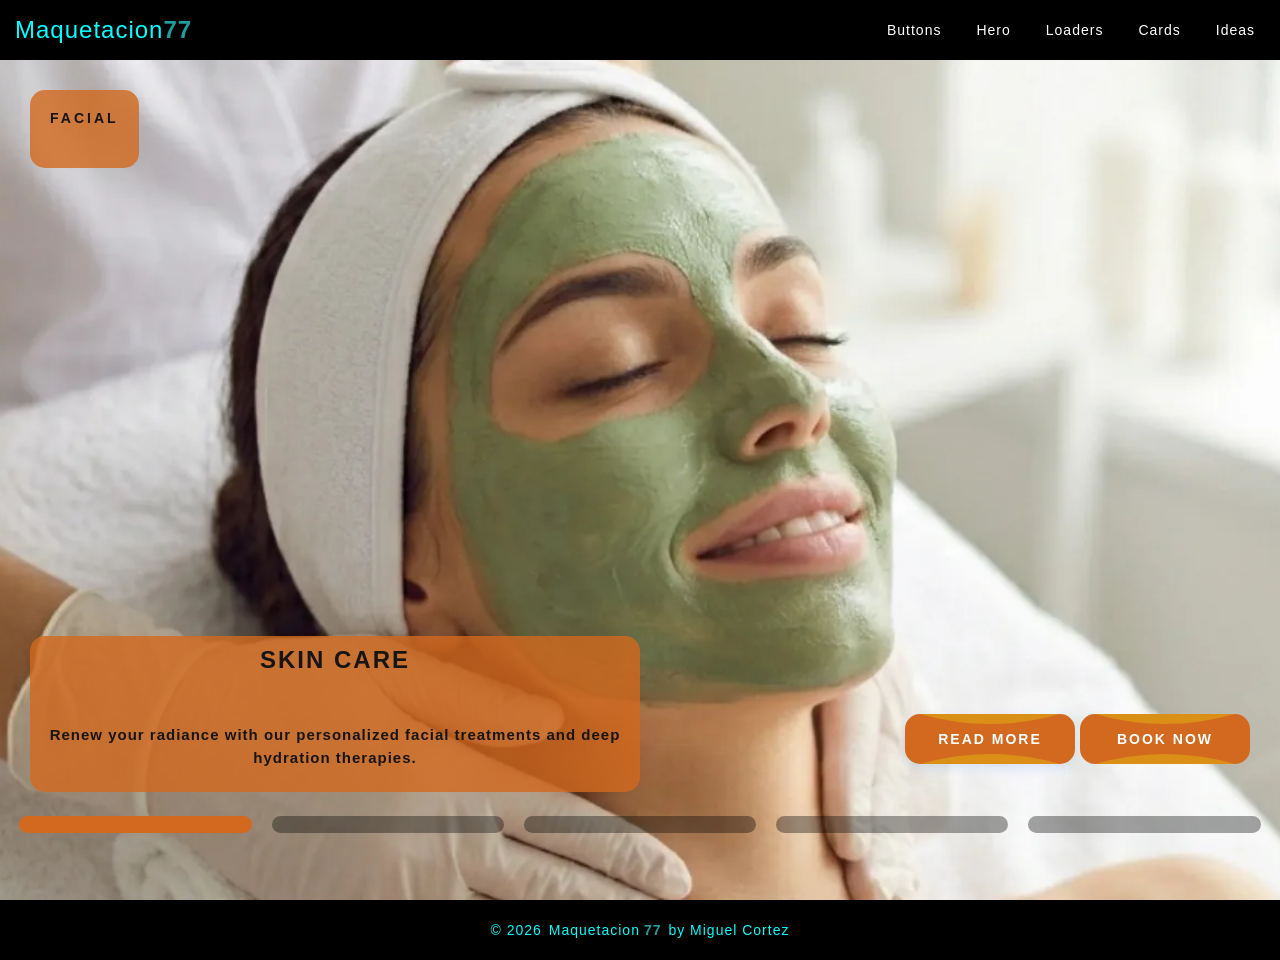
<file: hero02.html>
<!doctype html>
<html lang="en">
  <head>
  <meta charset="UTF-8" />
  <meta name="viewport" content="width=device-width, initial-scale=1.0" />

  <!-- SEO & Technical Metadata -->
  <title>Interactive Hero Section v2 | Premium Aesthetic Institute</title>
  <meta
    name="description"
    content="An alternative, modern hero layout featuring fluid animations and interactive elements optimized for premium beauty and wellness websites."
  />
  <meta name="robots" content="index, follow" />

  <!-- Open Graph / Social Media -->
  <meta property="og:type" content="website" />
 <meta property="og:url" content="https://maquetacion77.github.io/maquetacion77/hero02.html" />
  <meta
    property="og:title"
    content="Interactive Hero Section v2 | Premium Aesthetic Institute"
  />
  <meta
    property="og:description"
    content="Alternative interactive hero variant featuring fluid animations, CSS Grid, and modern UI/UX design."
  />
 <meta
  property="og:image"
  content="https://maquetacion77.github.io/maquetacion77/assets/image_hero02.webp"
/>
<meta property="og:image:type" content="image/webp" />
<meta property="og:image:width" content="1200" />
<meta property="og:image:height" content="630" />

  <!-- Favicon -->
  <link rel="icon" href="favicon.svg" type="image/svg+xml" />

  <!-- Stylesheets -->
  <link rel="stylesheet" href="pre-loader.css" />
 <link rel="stylesheet" href="custom-loaders.css" />
  <link rel="stylesheet" href="styles.css" />
  <link rel="stylesheet" href="headerfooter.css" />
  <link rel="stylesheet" href="navbar.css" />
  <link rel="stylesheet" href="hero02.css" />

  <!-- Scripts -->
  <script src="pre-loader.js" defer></script>
</head>
  <body>
    <!-- PRE LOADER -->
    <div class="preloader-overlay" id="preloader">
      <div class="loader-container">
        <div class="spinner one">
          <div></div>
          <div></div>
          <div></div>
          <div></div>
          <div></div>
          <div></div>
          <div></div>
          <div></div>
          <div></div>
          <div></div>
          <div></div>
          <div></div>
        </div>
      </div>
    </div>

    <header class="main-header">
      <a href="index.html" class="logo"
        >Maquetacion<span>77</span>
        <span class="sr-only"
          >Go to home - Front-End & Layout Portfolio</span
        ></a
      >

      <div id="main-header-deck" class="header__deck">
        <nav class="nav-bar" aria-label="Main navigation">
          <ul class="nav-list">
            
            <!-- Dropdown 1: Buttons -->
            <li class="dropdown">
              <button type="button" class="dropdown-trigger" aria-expanded="false" aria-haspopup="true">
                Buttons
              </button>
              <ul class="dropdown-menu">
                <li><a href="buttons.html#primary_btn">Primary</a></li>
                <li><a href="buttons.html#pairs_btn">Pairs</a></li>
                <li><a href="buttons.html#switch_btn">Switch</a></li>
                <li><a href="buttons.html#nav_btn">Nav</a></li>
                <li><a href="buttons.html#hero_btn">Hero</a></li>
              </ul>
            </li>

            <!-- Dropdown 2: Hero -->
            <li class="dropdown">
              <button type="button" class="dropdown-trigger" aria-expanded="false" aria-haspopup="true">
                Hero
              </button>
              <ul class="dropdown-menu">
                <li><a href="hero01.html">Hero01</a></li>
                <li><a href="hero02.html" class="is-current">Hero02</a></li>
              </ul>
            </li>

            <!-- Direct Links -->
            <li><a href="custom-loaders.html">Loaders</a></li>
            <li><a href="cards.html">Cards</a></li>
             <li><a href="ideas.html">Ideas</a></li>

          </ul>
        </nav>
      </div>
      <button 
        id="toggleButton" 
        class="nav-toggle" 
        type="button" 
        aria-expanded="false" 
        aria-controls="main-header-deck" 
        aria-label="Open menu"
      ></button>
    </header>

    <section class="hero">
      <div class="hero_noticia hero_noticia1">
        <img
          class="active"
          src="assets/hero-facial.webp"
          alt="Professional facial and skincare treatment session at the premium institute."
        />
        <img
          src="assets/hero-nails.webp"
          alt="Manicure and premium nail art care service close-up."
        />
        <img
          src="assets/hero-hair.webp"
          alt="Modern hair styling and salon services visualization."
        />
        <img
          src="assets/hero-makeup.webp"
          alt="Professional makeup application for events and weddings."
        />
        <img
          src="assets/hero-relax.webp"
          alt="Woman's back receiving a relaxing massage with essential oils."
        />

        <article class="active">
          <span class="date">FACIAL</span>
          <h1>SKIN CARE</h1>
          <p>
            Renew your radiance with our personalized facial treatments and deep
            hydration therapies.
          </p>
          <div class="buttons"> 
            <button class="btn-hex btn-blue">READ MORE</button>
            <button class="btn-hex btn-dark">BOOK NOW</button>
          </div>
        </article>

        <article>
          <span class="date">NAILS</span>
          <h1>MANICURE & PEDICURE</h1>
          <p>
            Give your hands and feet the care they deserve with our exclusive
            designs and long-lasting polish.
          </p>
          <div class="buttons">
            <button class="btn-hex btn-blue">READ MORE</button>
            <button class="btn-hex btn-dark">BOOK NOW</button>
          </div>
        </article>

        <article>
          <span class="date">HAIR</span>
          <h1>HAIRDRESSING & STYLING</h1>
          <p>
            Transform your look with trending haircuts, professional coloring,
            and styling for any occasion.
          </p>
          <div class="buttons">
            <button class="btn-hex btn-blue">READ MORE</button>
            <button class="btn-hex btn-dark">BOOK NOW</button>
          </div>
        </article>

        <article>
          <span class="date">BEAUTY</span>
          <h1>PROFESSIONAL MAKEUP</h1>
          <p>
            Enhance your natural beauty with custom makeup for brides, special
            events, or photo shoots.
          </p>
          <div class="buttons">
            <button class="btn-hex btn-blue">READ MORE</button>
            <button class="btn-hex btn-dark">BOOK NOW</button>
          </div>
        </article>

        <article>
          <span class="date">RELAXATION</span>
          <h1>MASSAGE & WELLNESS</h1>
          <p>
            Unplug from stress with deep tissue, relaxing massages, and tailored
            body therapies.
          </p>
          <div class="buttons">
            <button class="btn-hex btn-blue">READ MORE</button>
            <button class="btn-hex btn-dark">BOOK NOW</button>
          </div>
        </article>

        <nav class="hero_nav_buttons">
          <button data-index="0" class="active">
            <i class="fa-solid fa-user-gear"></i>
            <span class="nav-btn-text">Facial</span>
          </button>
          <button data-index="1">
            <i class="fa-solid fa-hand-holding-heart"></i>
            <span class="nav-btn-text">Nails</span>
          </button>
          <button data-index="2">
            <i class="fa-solid fa-scissors"></i>
            <span class="nav-btn-text">Hair</span>
          </button>
          <button data-index="3">
            <i class="fa-solid fa-brush"></i>
            <span class="nav-btn-text">Makeup</span>
          </button>
          <button data-index="4">
            <i class="fa-solid fa-hot-tub-person"></i>
            <span class="nav-btn-text">Relax</span>
          </button>
        </nav>
      </div>
    </section>

    <footer class="flex---">
      <p>
        &copy; 2026 <span>Maquetacion</span><span>77</span> by Miguel Cortez
      </p>
    </footer>
   
    <script src="hero.js" defer></script>
    <script src="toggleButton.js" defer></script>
  </body>
</html>
</file>
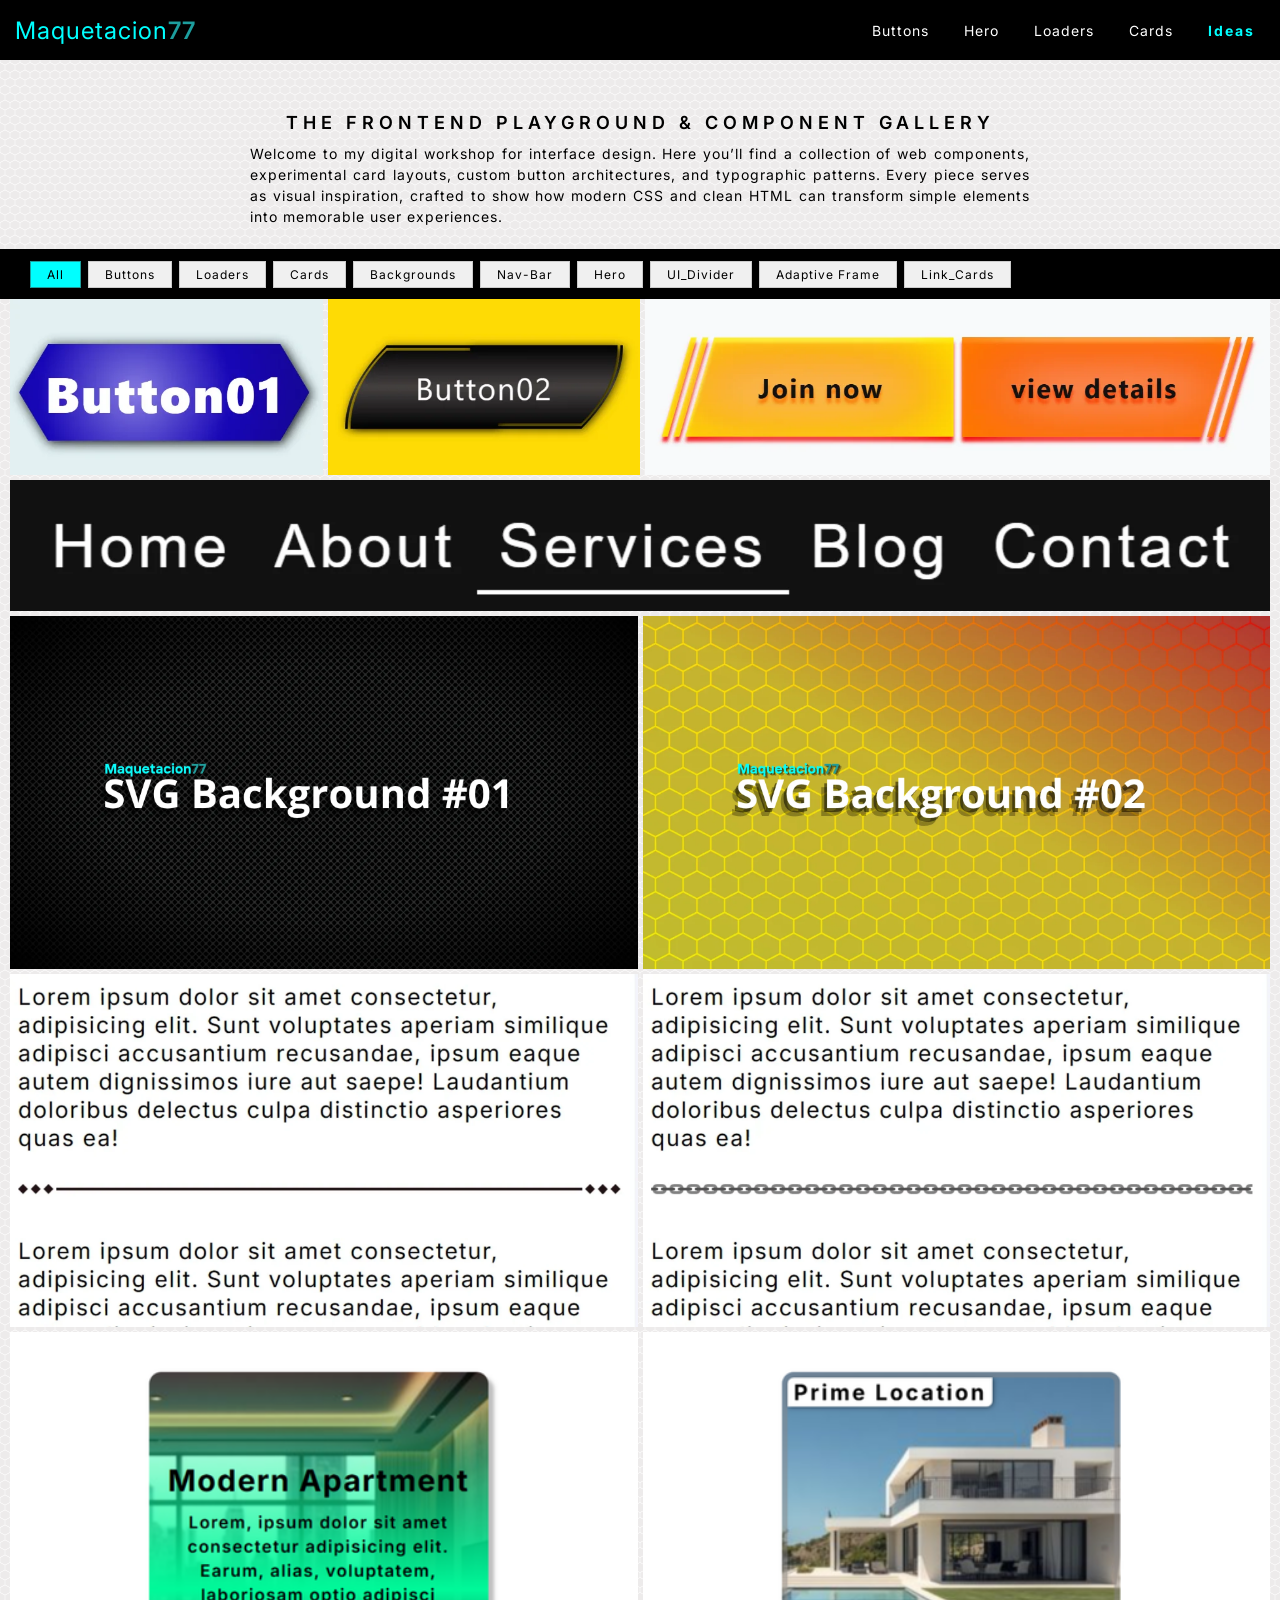
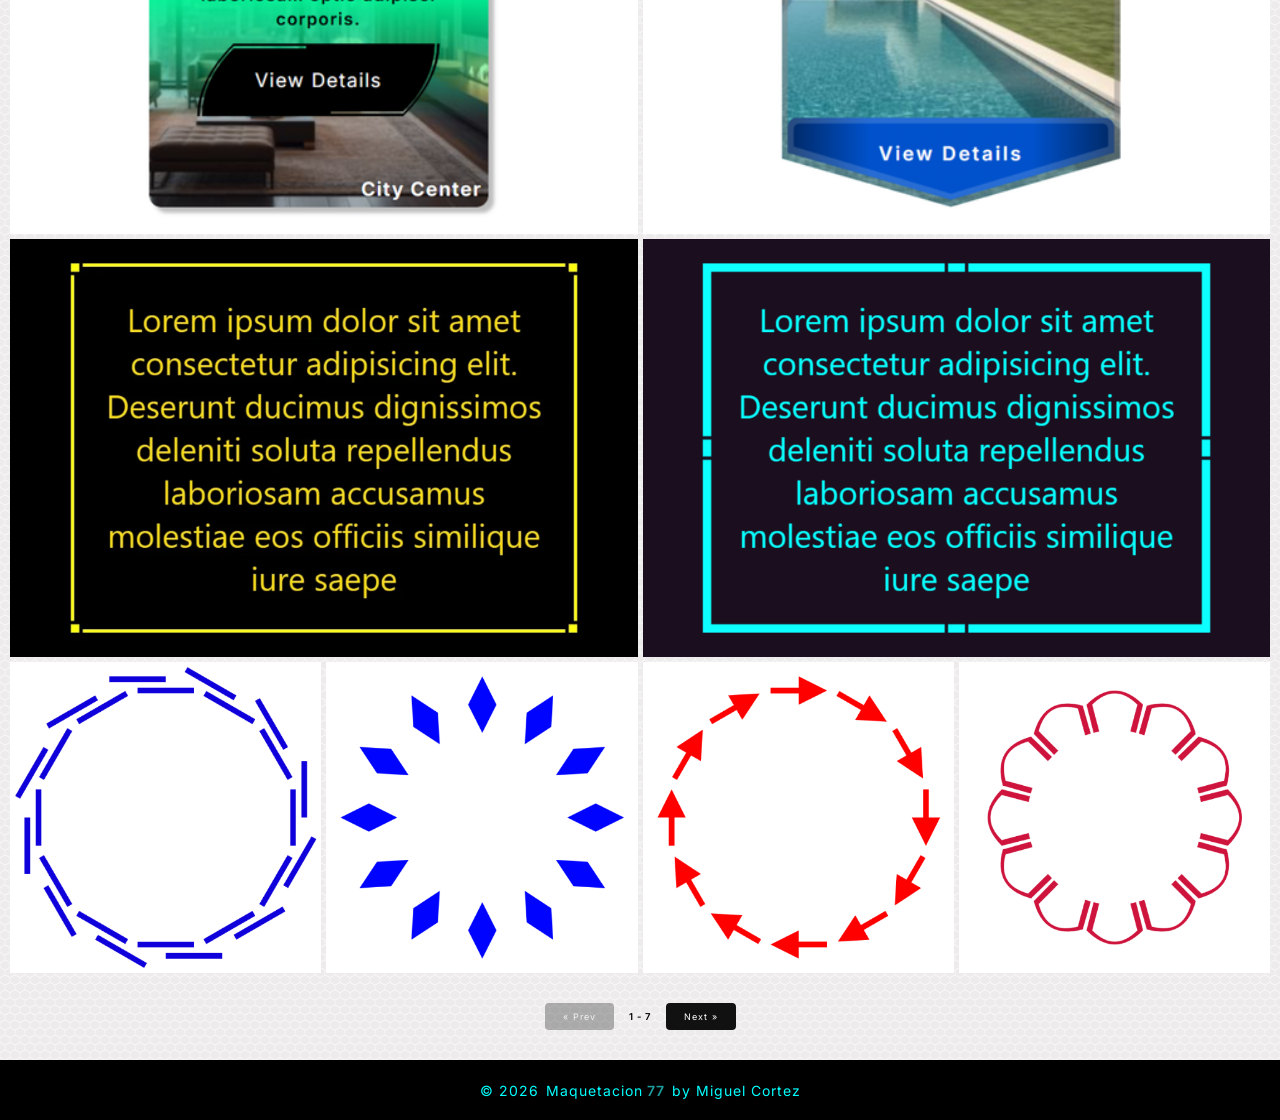
<file: ideas.html>
<!DOCTYPE html>
  <html lang="en">
  <head>
  <meta charset="UTF-8" />
  <meta name="viewport" content="width=device-width, initial-scale=1.0" />

  <!-- SEO & Technical Metadata -->
  <title>UI Component Lab & Design Ideas | Maquetacion77</title>
  <meta
    name="description"
    content="A living library of modern UI component patterns: primary buttons, switches, custom loaders, responsive cards, hero sections, navbars, dividers, and adaptive frames built with pure CSS."
  />
  <meta name="robots" content="index, follow" />

  <!-- Open Graph / Social Media -->
  <meta property="og:type" content="website" />
  <meta property="og:url" content="https://maquetacion77.github.io/maquetacion77/ideas.html" />
  <meta
    property="og:title"
    content="UI Component Lab & Design Ideas | Maquetacion77"
  />
  <meta
    property="og:description"
    content="Explore custom web component design concepts—from tactile micro-interactions and buttons to layouts, headers, dividers, and adaptive UI frames."
  />
  <meta
    property="og:image"
  content="https://maquetacion77.github.io/maquetacion77/assets/image_ideas.jpg"
/>
<meta property="og:image:type" content="image/webp" />
<meta property="og:image:width" content="1200" />
<meta property="og:image:height" content="630" />

  <!-- Favicon -->
  <link rel="icon" href="favicon.svg" type="image/svg+xml" />

  <!-- Google Fonts -->
  <link rel="preconnect" href="https://fonts.googleapis.com" />
  <link rel="preconnect" href="https://fonts.gstatic.com" crossorigin />
  <link
    href="https://fonts.googleapis.com/css2?family=Inter:wght@400;600;700&family=Montserrat:wght@400;600;700&display=swap"
    rel="stylesheet"
  />

  <!-- CSS Stylesheets -->
  <link rel="stylesheet" href="pre-loader.css" />
  <link rel="stylesheet" href="custom-loaders.css" />
  <link rel="stylesheet" href="styles.css" />
  <link rel="stylesheet" href="navbar.css" />
  <link rel="stylesheet" href="section.css" />
  <link rel="stylesheet" href="headerfooter.css" />
  <link rel="stylesheet" href="ideas.css" />

  <!-- Scripts -->
  <script src="pre-loader.js" defer></script>
</head>
    <body>
    <!--#region preloader & header -->
      <div class="preloader-overlay" id="preloader">
        <div class="loader-container">
          <div class="spinner one">
            <div></div>
            <div></div>
            <div></div>
            <div></div>
            <div></div>
            <div></div>
            <div></div>
            <div></div>
            <div></div>
            <div></div>
            <div></div>
            <div></div>
          </div>
        </div>
      </div>
    
      <header class="main-header">
        <a href="index.html" class="logo"
          >Maquetacion<span>77</span>
          <span class="sr-only"
            >Go to home - Front-End & Layout Portfolio</span
          ></a>
           <div id="main-header-deck" class="header__deck">
  <nav class="nav-bar" aria-label="Navegación principal">
    <ul class="nav-list">
      
      <!-- Dropdown 1: Buttons -->
      <li class="dropdown">
        <button type="button" class="dropdown-trigger" aria-expanded="false" aria-haspopup="true">
          Buttons
        </button>
        <ul class="dropdown-menu">
          <li><a href="buttons.html#primary_btn">Primary</a></li>
          <li><a href="buttons.html#pairs_btn">Pairs</a></li>
          <li><a href="buttons.html#switch_btn">Switch</a></li>
          <li><a href="buttons.html#nav_btn">Nav</a></li>
          <li><a href="buttons.html#hero_btn">Hero</a></li>
        </ul> 
      </li>

      <!-- Dropdown 2: Hero -->
      <li class="dropdown">
        <button type="button" class="dropdown-trigger" aria-expanded="false" aria-haspopup="true">
          Hero
        </button>
        <ul class="dropdown-menu">
          <li><a href="hero01.html">Hero01</a></li>
          <li><a href="hero02.html">Hero02</a></li>
        </ul>
      </li>

      <!-- Enlaces directos -->
      <li><a href="custom-loaders.html">Loaders</a></li>
      <li><a href="cards.html">Cards</a></li>
      <li><a href="javascript:void(0)" class="is-current">Ideas</a></li>

    </ul>
  </nav>
</div>
      
  
   <button 
  id="toggleButton" 
  class="nav-toggle" 
  type="button" 
  aria-expanded="false" 
  aria-controls="main-header-deck" 
  aria-label="Abrir menú"
></button>
      </header>
      <!-- #endregion -->
     
     
      <section class="primary-section">
        <h1>THE FRONTEND PLAYGROUND & COMPONENT GALLERY</h1>
        <p>
    
Welcome to my digital workshop for interface design. Here you’ll find a collection of web components, experimental card layouts, custom button architectures, and typographic patterns. Every piece serves as visual inspiration, crafted to show how modern CSS and clean HTML can transform simple elements into memorable user experiences.
        </p>
      </section>
         <div class="filter_background">
           <div class="ideas_filter_bar"> 
  <button class="filter-btn active" data-filter="all">All</button>
  <button class="filter-btn" data-filter="buttons">Buttons</button>
  <button class="filter-btn" data-filter="loaders">Loaders</button>
  <button class="filter-btn" data-filter="cards">Cards</button>
  <button class="filter-btn" data-filter="backgrounds">Backgrounds</button>
  <button class="filter-btn" data-filter="nav-bar">Nav-Bar</button>
  <button class="filter-btn" data-filter="hero">Hero</button>
  <button class="filter-btn" data-filter="ui_divider">UI_Divider</button>
   <button class="filter-btn" data-filter="adaptive_frame">Adaptive Frame</button>
   <button class="filter-btn" data-filter="link_cards">Link_Cards</button>
</div>
         </div>
     
     <div class="ideas_container" id="ideasContainer">
     

     </div>
     <div class="pagination_controls" id="paginationControls">
  <button id="prevBtn" type="button" aria-label="Página anterior">&laquo; Prev</button>
  <span id="pageIndicator"> 1 - 1</span>
  <button id="nextBtn" type="button" aria-label="Página siguiente">Next &raquo;</button>
</div>  
      
     

<script src="ideas-data.js"></script>
 <script src="ideas.js" defer></script>
      <script src="toggleButton.js" defer></script>
      <footer class="flex---">
        <p>
          &copy; 2026 <span>Maquetacion</span><span>77</span> by Miguel Cortez
        </p>
      </footer>
    </body>
  </html>
</file>
<file: pre-loader.css>
/* Capa que bloquea y tapa toda la pantalla */
.preloader-overlay {
  position: fixed;
  top: 0;
  left: 0;
  width: 100vw;
  height: 100vh;
  background-color: var(--cls-black, #000); /* Tu fondo oscuro */
  display: flex;
  justify-content: center;
  align-items: center;
  
  /* Clave de nivel Senior: Debe estar sobre TODO */
  z-index: 99999; 
  
  /* Transición suave para cuando desaparezca */
  transition: opacity 0.5s ease, visibility 0.5s ease;
}

/* LA CLASE SIVIRÁ PARA DESVANECERLO CON JS */
.preloader-overlay.fade-out {
  opacity: 0;
  visibility: hidden;
  pointer-events: none; /* Evita que el usuario haga click sin querer en algo invisible */
}
</file>
<file: custom-loaders.css>
.loader-container {
    display: flex;
    align-items: center;
    justify-content: center;

  }
  .spinner {
    width: 100px;
    height: 100px;
    position: relative;
  }
  @media only screen and (max-width: 700px){
    .spinner{
      transform: scale(0.8);
    }
  }
  .spinner div {
    width: 100%;
    height: 100%;
    position: absolute;
    opacity: 0;
    animation: fade-sequence 0.96s linear infinite;
    will-change: opacity;
  }
  .spinner div::after,
  .spinner div::before{
      content: "";
      width: 100%;
      height: 100%;
      position: absolute;
      top: 0;
      left: 0;
      z-index: 3;
  }

  @keyframes fade-sequence {
    0% { opacity: 1; }
    100% { opacity: 0; }
  }
  .spinner div:nth-child(1)  { transform: rotate(0deg);   animation-delay: 0s; }
  .spinner div:nth-child(2)  { transform: rotate(30deg);  animation-delay: 0.08s; }
  .spinner div:nth-child(3)  { transform: rotate(60deg);  animation-delay: 0.16s; }
  .spinner div:nth-child(4)  { transform: rotate(90deg);  animation-delay: 0.24s; }
  .spinner div:nth-child(5)  { transform: rotate(120deg); animation-delay: 0.32s; }
  .spinner div:nth-child(6)  { transform: rotate(150deg); animation-delay: 0.40s; }
  .spinner div:nth-child(7)  { transform: rotate(180deg); animation-delay: 0.48s; }
  .spinner div:nth-child(8)  { transform: rotate(210deg); animation-delay: 0.56s; }
  .spinner div:nth-child(9)  { transform: rotate(240deg); animation-delay: 0.64s; }
  .spinner div:nth-child(10) { transform: rotate(270deg); animation-delay: 0.72s; }
  .spinner div:nth-child(11) { transform: rotate(300deg); animation-delay: 0.8s; }
  .spinner div:nth-child(12) { transform: rotate(330deg); animation-delay: 0.88s; }

  .one div{
    background-color: #0f00db;
    clip-path: polygon(
      30% 0%, 30% 2%, 40% 4%, 40% 6%, 60% 6%, 60% 4%, 
      40% 4%, 30% 2%, 50% 2%, 50% 0%, 30% 0%, 30% 2%
    );
  }
.two div{
     background-color: rgb(0, 4, 255);
    clip-path: polygon(50%0%,55%10%,50%20%,45%10%);
}

.three div{
     background-color: rgb(255, 0, 0);
    clip-path: polygon(40%4%,50%4%,50%0%,60%5%,50%10%,50%6%,40%6%);
}
.four div{
background-color: rgb(206, 19, 60);
    clip-path: path("M42.5 20 Q40 10 40 10 50 0 60 10 57.5 20 57.5 20 55.5 19.5 55.5 19.5 58 10 58 10 50 2 42 10 44.5 19.5 44.5 19.5 42.5 20 42.5 20");
}
.five div{
 background-color: rgb(140, 0, 255);
    clip-path: path("M30 0 Q90 10 37 20 55 7 33 3 30 3 30 0  ");
}
.five div::after{
    background-color: rgba(0, 0, 0, 0.42);
    clip-path: path("M37 20 Q 55 7 33 3 30 3 30 0 30 1 31 1 60 7 38 20 37 20 37 20" );
}
.spinner-card img{
  width: 100px;
  height: 100px;
}
</file>
<file: styles.css>
html {
   font-size: 62.5%;
  scroll-padding-top: 60px;
}
@import url('https://fonts.googleapis.com/css2?family=Inter:ital,opsz,wght@0,14..32,100..900;1,14..32,100..900&display=swap');

:root {
  /* Brand Colors */
  --brand-primary: #00ffff;
  --brand-secondary: #1d9e9e;
  /* Base Colors */
  --cls-white: #ffffff;
  --cls-black: #000000;
   --color-accent: #6495ed;
    --onyx-dark: #171414;
    --Soft-slate-gray:#475569;
  /* Functional / Alpha Colors */
  --bg-overlay: #0000001a; 
   --color-card-overlay: #11111173;
  /* Typography */
  --font-main: "Inter", sans-serif;
   /* Loader */
  --spinner-size: 100px; 
  --scale:1;
  /* nav-buttons */
         --nav02: #13dfdf; 
        --nav03: #ccff00; 
        --nav04: #ffd500; 
        --nav05: #33fc5f; 
        --nav06: #ffff00; 
        --nav07: #ff69b4; 
}

* {
  margin: 0;
  padding: 0;
  box-sizing: border-box;
    font-family: var(--font-main);
     text-decoration: none;
  list-style: none;
  letter-spacing: 1px;
  color: var(--cls-black);
}
a,
button,
input,
textarea,
select,
.is-clickable {
  -webkit-tap-highlight-color: transparent;
}
nav a {
  font-size: 1.5rem;
}
.flex--- {
  display: flex;
  align-items: center;
  justify-content: center;
}
.flex__c---{
  display: flex;
  flex-direction: column;
 align-items: center;
}

body {
  max-width: 1920px;
  margin: auto;
  color: #edebeb;
  position: relative;
  padding-top: 60px;
   background-image: url('data:image/svg+xml;utf8,<svg xmlns="http://www.w3.org/2000/svg" width="80" height="60" viewBox="0 0 80 60"><path d="M21 21 L40 11 L59 21 L59 39 L40 49 L21 39 Z" fill="%23edebeb"/><path d="M41 0 L79 0 L79 9 L60 19 L41 9" fill="%23edebeb"/><path d="M1 0 L39 0 L39 9 L20 19 L1 9 Z" fill="%23edebeb"/><path d="M0 11 L19 21 L19 39 L0 49 Z" fill="%23edebeb"/><path d="M1 60 L1 51 L20 41 L39 51 L39 60 Z" fill="%23edebeb"/><path d="M41 60 L41 51 L60 41 L79 51 L79 60 Z" fill="%23edebeb"/><path d="M80 49 L61 39 L61 21 L80 11 Z" fill="%23edebeb"/></svg>');
  background-repeat: repeat;
  background-size: 20px 15px;

}
/* .glass {
  background-color: rgba(255, 255, 255, 0.449); 
  backdrop-filter: blur(1px) saturate(160%);
  -webkit-backdrop-filter: blur(5px) saturate(160%); 
  border: 1px solid rgba(255, 255, 255, 0.25);
  box-shadow: 0 8px 32px 0 rgba(0, 0, 0, 0.12);
  margin: 0 auto;
  width: 100%;
} */

  p{
    font-size: 1.4rem;
    line-height: 150%;
  }
  .btn_wrapper {
  display: inline-block;
  filter: drop-shadow(1px 1px 3px rgba(0, 0, 0, 1)); 
}
.sr-only {
  position: absolute;
  width: 1px;
  height: 1px;
  padding: 0;
  margin: -1px;
  overflow: hidden;
  clip: rect(0, 0, 0, 0);
  clip-path: inset(50%);
  border: 0;
  white-space: nowrap; 
}

/* #region subtitle_style */

.s_s_01{
  color: #ffffff;
  
  /* background-color: #57505063; */
  background-color: #3a3434;
background-image: url('data:image/svg+xml;utf8,<svg xmlns="http://www.w3.org/2000/svg" width="100" height="100" viewBox="0 0 100 100"> <polygon points="50 0 50 20 20 50 50 80 50 100 0 50" fill="%23f1eaea4c" /> <polygon points="100 50 100 70 70 100 50 100" fill="%23f1eaea4c" /> <polygon points="50 0 70 0 100 30 100 50" fill="%23f1eaea4c" /><polygon points="50 0 100 50 50 100 50 80 80 50 50 20" fill="%231f1e1e" /> <polygon points="0 50 50 100 30 100 0 70" fill="%231f1e1e" /> <polygon points="30 0 50 0 0 50 0 30" fill="%231f1e1e" /></svg>');
  background-repeat: repeat;
  background-size: 30px 30px;
  width:100%;
  height: 40px;
  line-height: 40px; 
  letter-spacing: 1px;
  position: relative;
  border-radius: 25px;
  margin-bottom: 20px;
}
.s_s_01:after{
  content: "";
  position: absolute;
  inset: -4px;
  border: 2px solid #3a3434;
  border-radius: calc(40px + 4px);
}
.s_s_04{
  position: relative;
  padding: 10px 30px;
}
.s_s_04::after{
   content: "";
      position: absolute;
      inset: 0;
       filter: brightness(1.5);
    
      background-color: rgb(20, 9, 226);
      clip-path: polygon(7px 0, 100% 0, 100% 100%, 0 100%, 0 0, 5px 0, 5px 5px, 0 5px, 0 7px, 2px 7px, 2px calc(100% - 7px), 0 calc(100% - 7px), 0 calc(100% - 5px), 5px calc(100% - 5px), 5px 100%, 7px 100%, 7px calc(100% - 2px), calc(100% - 7px) calc(100% - 2px), calc(100% - 7px) 100%, calc(100% - 5px) 100%, calc(100% - 5px) calc(100% - 5px), 100% calc(100% - 5px), 100% calc(100% - 7px), calc(100% - 2px) calc(100% - 7px), calc(100% - 2px) 7px, 100% 7px, 100% 5px, calc(100% - 5px) 5px, calc(100% - 5px) 0, calc(100% - 7px) 0, calc(100% - 7px) 2px, 7px 2px);
}

.s_s_02 {
  max-width: max-content;
  margin-bottom: 5px; 
  padding-left:15px;
  border-radius: 3rem;
  background-color: #111111;
  color: #ffffff;
}

.s_s_02 span {
  display: inline-block; 
  background-color: #ffffff;
  color: #111111;
  padding: 15px ; 
  border: 2px solid #111111;
  border-radius: 3rem; 
}
.s_s_03{
 
  display: block;
  width: 100%;
  height: 70px;
  font-weight: 900;
  box-sizing: border-box;
  position: relative;
  overflow: hidden;
}
.s_s_03 h2{
  width:1920px ;
  height: 70px;
  position: absolute;
  left: 50%;
  transform: translateX(-50%);
  display: flex;
  flex-direction: column;
  padding: 10px;
  background: linear-gradient(to bottom, black 0, white 10px, black 70px);
  
   
    clip-path: path("M0 0 Q1920 0 1920 0 1920 20 1920 20 1060 20 1060 20 1050 20 1050 30 1050 70 960 70 870 70 870 30 870 20 860 20 0 20 0 20 0 0 0 0");
    
    
}

/* #endregion */

/* 1. forces all elements injected by the translator (<font>) to inherit their parent's color */
font {
  color: inherit !important;
}
</file>
<file: headerfooter.css>
.main-header{
  width: 100%;
  height: 60px;
  background-color: var(--cls-black);
  display: flex;
  align-items: center;
  justify-content: space-between;
  padding: 15px;
  position: fixed;
  top: 0;
  left: 0;
  z-index: 100;
}


.logo {
  font-size: 2.4rem;
  color: var(--brand-primary);
  text-decoration: none; 
}

.logo span {
  font-weight: 600;
  color: var(--brand-secondary);
}

@media only screen and (max-width: 850px) {
.main-header{
    justify-content: space-between; 
    padding-right: 0;
  };

 
}

  footer {
    width: 100%;
    height: 60px;
    background-color:var(--cls-black);
}
footer p {
  color: var(--brand-primary);
  font-size: 1.4rem;
  line-height: 150%;
}
footer p span {
  color: var(--brand-primary);
  padding: 2px;
}
footer p span:last-child {
  font-weight: 600;
  color: var(--brand-secondary);
}
</file>
<file: navbar.css>
.nav-list, 
.dropdown-menu {
  list-style: none;
  margin: 0;
  padding: 0;
}

.nav-list {
  display: flex;
  align-items: center;
  gap: 15px;
}
.nav-bar a,
.dropdown-trigger {
font-size: 1.4rem;
  position: relative;
  text-decoration: none;
  color: var(--cls-white, #fff);
  background: transparent;
  border: none;
  cursor: pointer;
  padding: 5px 10px;
  display: inline-flex;
  align-items: center;
  justify-content: center;
}
.nav-list > li > a::after,
.dropdown-trigger::after {
  content: "";
  z-index: 5;
  position: absolute;
  transition: 0.5s ease;
  top: 0;
  left: 0;
  height: 95%;
  width: 0%;
  border-bottom: 1px solid var(--cls-white, #fff);
}

.nav-bar a:hover::after,
.dropdown-trigger:hover::after
 {
  width: 100%;
}
.nav-bar .is-current { 
  color: var(--brand-primary); 
  font-weight: bolder;
  letter-spacing: 2px;
}
.dropdown {
  display: inline-block;
  position: relative;
}

.dropdown-menu {
  display: block;
  position: absolute;
  top: 100%;
  left: 50%;
  transform: translateX(-50%); 
  background-color: var(--cls-black, #000);
  border-radius: 0 0 10px 10px;
  padding: 10px 0 0 0;
  z-index: 10;
  overflow: hidden;
  clip-path: polygon(0% 0%, 100% 0%, 100% 0%, 0% 0%);
}

@keyframes dropani {
  0% {
    clip-path: polygon(0% 0%, 100% 0%, 100% 0%, 0% 0%);
  }
  100% {
    clip-path: polygon(0% 0%, 100% 0%, 100% 100%, 0% 100%);
  }
}

.dropdown:hover .dropdown-menu,
.dropdown:focus-within .dropdown-menu 
{
  /* display: block; */
  animation: dropani 0.3s linear forwards;
}

.dropdown-menu li a {
  padding: 8px 16px;
  text-decoration: none;
  display: block;
  color: var(--cls-white, #fff);
  transition: 0.3s ease;
  font-size: 1.4rem;
  white-space: nowrap;
}

.dropdown-menu li a:hover {
  background-color: rgb(68, 66, 66); 
}
.nav-toggle {
    width: 60px;
            height: 60px;
            padding: 0;
           z-index: 99;
            border: none;
            cursor: pointer;
             background: transparent;
            position: relative;
            display: flex;
            align-items: center;
            justify-content: center;
  display: none;
}

.nav-toggle:after {

   content: "";
            width: 30px;
            height: 30px;
            position: absolute;
            top: 15px;
            right: 15px;
            background-color: var(--brand-primary);
            clip-path: polygon(
                50%0%,0%0%,0%20%,50%20%,50%40%,0%40%,0%60%,50%60%,50%80%,0%80%,0%100%,100%100%,100%80%,50%80%,50%60%,100%60%,100%40%,50%40%,50%20%,100%20%,100%0%
            );
            transform: translateZ(0);
            transform: rotate(0);
            will-change: clip-path transform;
            transition: clip-path 0.3s ease-in-out, transform 0.3s ease-in-out;
}

.icon:after {
 transform: rotate(-45deg) scale(1);
            clip-path: polygon(
                50%0%,40%0%,40%30%,50%30%,50%40%,0%40%,0%60%,50%60%,50%70%,40%70%,40%100%,60%100%,60%70%,50%70%,50%60%,100%60%,100%40%,50%40%,50%30%,60%30%,60%0%
            );
}
@media only screen and (max-width: 900px) {


  .nav-toggle {
    display: block;
  }

  .header__deck {
    position: fixed;
    background: linear-gradient(to left, #111, var(--brand-secondary), #111);
    top: 0;
    left: 0;
    width: 100%;
    height: 100vh;
    display: flex;
    align-items: center;
    justify-content: center;
    z-index: 10;
    transform: translateX(-100%);
    transition: transform 0.4s ease-in-out, visibility 0.4s;
    visibility: hidden;
  }

  .header__deck.is-open {
    transform: translateX(0);
    visibility: visible;
  }

  .nav-list {
    flex-direction: column;  
    gap: 0;
  }
  .header__deck .nav-bar a,
  .header__deck .dropdown-trigger {
    padding: 10px;
    position: relative;
    display: flex;  
    text-align: center;
    align-items: center;
    justify-content: center;
    color: var(--cls-white);
    width: 110px;
     aspect-ratio: 1/0.8;
    font-size: 1.4rem;
    letter-spacing: 2px;
background: var(--bg-overlay);
    margin: 3px;
    clip-path: polygon(0% 50%, 30% 0%, 70% 0%, 100% 50%, 70% 100%, 30% 100%);
    
  }

  .dropdown-menu {
    top: 35px;
    left: 81px;
    transform: none;
    background-color: transparent;
    border-radius: 0 0 10px 10px;
    padding: 10px 0;
    z-index: 100;
  }

  .header__deck .dropdown-menu li a {
    margin: 6px;
    font-size: 1.4rem;
    clip-path: polygon(0% 50%, 30% 0%, 70% 0%, 100% 50%, 70% 100%, 30% 100%);
    transform: scale(0);
    transition: transform 0.5s ease;
  }
  .dropdown:hover .dropdown-menu li a,
.dropdown:focus-within .dropdown-menu li a {
transform: scale(1);
}

  .nav-bar a::after,
  .dropdown-trigger::after {
    display: none;
  }
}
@media only screen and (max-width: 900px) and (orientation: landscape) and (max-height: 500px){
   .nav-list {
    flex-direction: row;  
    gap: 0;
    
  }
   .header__deck .nav-bar a,
  .header__deck .dropdown-trigger{
    width: 100px;
     aspect-ratio: 1/1.1;
   
     clip-path: polygon(50%0%,100%30%,100%70%,50%100%,0%70%,0%30%);
    
  }
  .dropdown .dropdown-menu
 {
 display: flex;
  flex-direction: row;
  top: -80%;
  left:-50%;  
}
.dropdown .dropdown-menu li a{
 
   margin: 3px;
   aspect-ratio: 1/1.1;
   width: 100px;
  clip-path: polygon(50%0%,100%30%,100%70%,50%100%,0%70%,0%30%);
}
}
</file>
<file: section.css>
/* #region 00 */
.primary-section,
.primary-section-cards {
  width: 100%;
  max-width: 800px;
  padding:50px 10px 20px 10px ;
  margin:  2px auto;
  position: relative;
  overflow: hidden;
  display: flex;
  align-items: center;
  justify-content: center;
  flex-wrap: wrap;

}
.primary-section-cards{
height: 470px;
padding: unset;
}

.primary-section h1{
  padding-bottom:10px;
  font-size: 1.8rem;
  font-weight: 600;
  text-align: center;
  letter-spacing: 0.5rem;
}
.primary-section p {
    text-align: justify;
}
.primary-section span{
  text-align: center;
  padding: 10px 0;
}
.loaders-container {
  margin-top: 10px;
  width: 100%;
  height: 300px;
   display: grid;
  grid-template-columns:repeat(5, 1fr) ;
  grid-template-rows: repeat(4, 1fr) 4rem ;

}
.loader-display {
  grid-column: 5 / -1;
  grid-row: 1/ -1; 
  position: relative;
  display: flex;
box-shadow: inset 3px 3px 10px var(--bg-overlay),
inset 0px -3px 10px var(--bg-overlay);
  justify-content: center;
  transition:0.4s ease ;
  background: var(--cls-white);
 transition: background 0.5s ease;
 border-radius: 20px 0 0 20px;
 
}

.loader-display.has-dark-bg {
   transition: background 0.5s ease;
  background: var(--cls-black);
}
.bg-toggle {
  position: absolute;
  top: 10px;
  left: 10px;
  width: 30px;
  height: 30px;
background: #111;
clip-path: polygon(0%0%,40%0%,40%10%,60%10%,60%0%,100%0%,100%40%,90%40%,90%60%,100%60%,100%100%,60%100%,60%90%,40%90%,40%100%,0%100%,0%60%,10%60%,10%40%,0%40%);
   border: transparent;
  border-radius: 50%;
  cursor: pointer;
  transform: rotate(0) scale(1);
  transition: transform 0.5s ease;
  z-index: 5;
}
.loader-display.has-dark-bg .bg-toggle {
    transform: rotate(45deg) scale(0.8);
    background: #fff;
  transition: transform 0.5s ease;
}


.loaders-descriptions {
  grid-column: 2/ 5;
  grid-row: 1 / -1;
display: flex;
  align-items: center;
  justify-content: center;
  padding:10px;
}
.loaders-descriptions p {
  display: none;
  margin: 0;
}

.loaders-descriptions p.active {
  display: block;
}
.loaders-nav {
  display: flex;
  flex-direction: column; 
  grid-column: 1/ 2;
  grid-row: 1/ -1;
  gap: 0.5rem;
  justify-content: center;
  align-items: center;
}

.loaders-nav button {
  width: 100%;
  height: calc(100% / 5);
  font-size: 1.4rem;
  border: none;
  background-color: var( --bg-overlay);
  display: flex;
  align-items: center;
  justify-content: center;
  clip-path: polygon(0% 0%, 90% 0%, 100% 50%, 90% 100%, 0% 100%);
  cursor: pointer;
  position: relative;
  transition: 0.3s ease;
}
.loaders-nav button:hover {
  background-color: var(--brand-secondary);
  color: var(--cls-white);
}
.loaders-nav button::after {
  content: "";
  position: absolute;
  top: 0;
  left: 0;
  height: 100%;
  background-color: var(--brand-primary);
  z-index: 1;
  clip-path: polygon(85% 0%, 90% 0%, 100% 50%, 90% 100%, 85% 100%, 95% 50%);
  width: 100%;
  opacity: 0;
  transition: opacity 0.3s ease-in-out; 
}
.loaders-nav button.active::after {
  opacity: 1;
}
.spinner-card figcaption{
  text-align: center;
}
@media only screen and (max-width: 500px){
  .loaders-nav {
  flex-direction: row; 
  grid-column: 1/ -1;
  grid-row: 5/ -1;
  justify-content: center;
  align-items: center;
} 
.loaders-nav button {
   width: calc(100% / 5);
    height: 100%;
  font-size: 1.4rem;
  display: flex;
  gap: 0.5rem;
   flex-direction: column;
 clip-path: polygon(0%20%,50%0%,100%20%,100%100%,0%100%);
  position: relative;
}
  .loaders-nav button::after {
   height: 100%; 
 clip-path: polygon(0%20%,50%0%,100%20%,100%30%,50%10%,0%30%);
  width: 100%;
 transition: height 0.3s ease-in-out;
  }
    .loaders-nav button .active {
    background-color: var(--brand-primary);
    color: var(--cls-white);
  }
.loader-display {
  grid-column: 1/ -1;
  grid-row: 1/ 2; 
  position: relative;
  display: flex;
  justify-content: center;
  border-radius: 0 0 0 0;
}
.loaders-descriptions {
  grid-column: 1/ -1;
  grid-row: 2 / 5;
  display: flex;
  align-items: center;
  justify-content: center;
  padding: 0;
}
}
/* #endregion */

/* #region 1. Brand / Hero Section Styles===================================== */
.about__01 {
  position: relative;
  clip-path: polygon(0% 0%, 100% 20%, 100% 100%, 0% 100%);
 
}
.about__01::after { 
  content: "";
  position: absolute;
  inset: 0;
 
}
.landing-about__container {
  max-width: 800px;
  margin: 0 auto;
  padding: 80px 10px;
  position: relative;
}
.landing-about__text {
  font-size: 1.6rem;
  line-height: 150%;
}
.landing-hero {
  max-width: 1920px;
  height: calc(100vh - 60px);
  display: flex;
  align-items: center;
  justify-content: left;
  position: relative;
  overflow: hidden;
}
   :root {
 --primary-color: conic-gradient(from -40deg,white, var(--brand-secondary),white);
}
.recuadro,
.recuadro div{
   display: flex;
   align-items: center;
   justify-content: center;
     background-image: var(--primary-color);
}
.recuadro{
  z-index: -5;
    width: 5000px;
    height: 5000px;
    overflow: hidden;
}

.recuadro div{
  position: absolute;
    border-radius: 50%;

}
.recuadro .borde{ width: 4500px;height:4500px;box-shadow: -3px -3px 3px 0px rgba(0, 0, 0, 0.421);}
.recuadro .borde02{width: 1800px;height: 1800px;box-shadow: -3px -3px 3px 0px rgba(0, 0, 0, 0.421);}
.recuadro .borde03{width: 1600px;height:1600px;box-shadow: -3px -3px 3px 0px rgba(0, 0, 0, 0.421);}
.recuadro .borde04{width: 1400px;height: 1400px;box-shadow: -3px -3px 3px 0px rgba(0, 0, 0, 0.421);}
.recuadro .borde05{width: 1200px;height: 1200px;box-shadow: -3px -3px 3px 0px rgba(0, 0, 0, 0.421);}
.recuadro .borde06{width: 1000px;height: 1000px;box-shadow: -3px -3px 3px 0px rgba(0, 0, 0, 0.421);}
.recuadro .borde07{width: 800px;height: 800px;box-shadow: -3px -3px 3px 0px rgba(0, 0, 0, 0.421);}
.recuadro .borde08{width: 600px;height: 600px;box-shadow: -3px -3px 3px 0px rgba(0, 0, 0, 0.421);}
.recuadro .borde09{width: 400px;height: 400px;box-shadow: -3px -3px 3px 0px rgba(0, 0, 0, 0.421);}
.recuadro .borde10{width: 200px;height: 200px;box-shadow: -3px -3px 3px 0px rgba(0, 0, 0, 0.421);}
.landing-hero__container {
 
  position: absolute;
  top: 60%;
  left: 5%;
  max-width: 600px;
  padding: 15px 10px;
}
.landing-hero__subtitle {
  color: var(--Soft-slate-gray);
  font-size: 1.6rem;
  line-height: 150%;
}
.landing-hero__title {
  font-size: 4rem;
  color: var(--Soft-slate-gray);
}
/* #endregion */

/*#region 2. 1L&2R=====================================*/

.about-grid {
  position: relative;
  max-width: 1150px;
  margin: 0 auto;
  display: flex;
  padding: 30px 10px ;
  gap: 10px;
}
.about-grid:not(:last-of-type):after
{
  content: "";
  position: absolute;
  width: 100%;
  height: 5px;
  bottom: 0px;
  right: 0;
  left: 0;
  margin:0 auto;
background: linear-gradient(to bottom, rgb(240, 239, 234), rgb(24, 22, 22));
}
.about-grid h2{
  text-align: center;
}

/* Secondary Column (Wrapper for the 2 right-hand cards)*/
.about-grid__secondary-column {
  flex-grow: 1; 
  min-width: 0;
  display: flex;
  flex-direction: column;
  gap: 10px;
}
/* ==========================================================================
   3. Component: Cards & Media
   ========================================================================== */

/* Specific size for the main featured card on desktop */
.card--featured {
  min-width: 66%;
}
/* Image Wrapper and Sizing */
.card__image-wrapper {
  position: relative;
  width: 100%;
  aspect-ratio: 16 / 9;
  overflow: hidden;
}
.card__img {
  width: 100%;
  height: 100%;
  object-fit: cover;
  display: block;
}
/* Card Content Areas */
.card__content {
  padding: 30px 0;
  display: flex;
  flex-direction: column;
}

.card__overlay-content {
  position: absolute;
  bottom: 0;
  left: 0;
  right: 0;
  padding: 20px;
  background: linear-gradient(to top, rgba(0,0,0,0.85), rgba(0,0,0,0));
}
.card__overlay-content h2, 
.card__overlay-content p{
  color: #fff;
}
/* ==========================================================================
   4. Flexbox Alignment Logic for Secondary Column (Dynamic heights)
   ========================================================================== */
/* Force first card to stretch vertically */
.about-grid__secondary-column .card:first-child {
  flex-grow: 1;
  display: flex;
  flex-direction: column;
}
/* Adjust image container of first card to use full available height */
.about-grid__secondary-column .card:first-child .card__image-wrapper {
  flex-grow: 1;
  height: 100%;
  aspect-ratio: auto; /* Overrides 16:9 to adapt vertically */
}
/* Second card adapts natively to its text length without stretching */
.about-grid__secondary-column .card:last-child {
  flex-grow: 0;
}
/* ==========================================================================
   5. Responsive Media Queries
   ========================================================================== */
@media only screen and (max-width: 1130px) {
  /* Set both columns to exactly 50% width minus half of the 10px gap */
  .card--featured, 
  .about-grid__secondary-column {
    flex: 0 0 calc(50% - 5px); 
    min-width: 0;
    
  }
}

@media only screen and (max-width: 560px) {
 
  .about-grid {
    flex-direction: column;
  }
  .about-grid__secondary-column {
    flex-direction:column;
  }
}
/* #endregion */

/* #region 3. SECTION: About Showcase (40/60 Layout) */


.about-grid__aside-container {
  flex: 0 0 calc(40% - 5px);
  min-width: 0;
  position: relative; 
}
    .about-grid__aside-container img{
      width: 100%;
      height: 100%;
    }
.about-grid__main-content {
  flex: 0 0 calc(60% - 5px);
  min-width: 0;
  display: flex;
  flex-direction: column;
  justify-content: center;
}
/* RESPONSIVE: Stacks vertically at 1130px with right column on top */
@media only screen and (max-width: 1130px) {
  .about-grid.px1130 {
    flex-direction: column;
    gap: 20px; 
  }
  .about-grid__aside-container,
  .about-grid__main-content {
    flex: 0 0 calc(100% - 10px); /* Ambos toman el 100% del ancho disponible */
  }
  .about-grid__text {
    text-align: left; /* Mejora la legibilidad en pantallas más chicas */
  }
}
/* #endregion */

/* #region 4. 1L&1R=====================================  */


.split-card {
  flex: 0 0 calc(50% - 5px); 
  min-width: 0;
  display: flex;
  gap: 15px;
}

.split-card--image-left {
  flex-direction: row-reverse;
}

.split-card--image-right {
  flex-direction: row;
}

.split-card__image-wrapper_x4 {
  flex: 0 0 calc(50% - 7.5px);
  aspect-ratio: 16 / 9;
  display: flex;
  flex-wrap: wrap;
  gap: 10px;
  overflow: hidden;
}

.split-card__image-wrapper_x4 img {
  width: calc(50% - 5px);
  height: calc(50% - 5px);
  object-fit: cover;
  display: block;
}

.split-card__content:nth-child(1) {
  flex: 0 0 calc(100% - 0px);
  display: flex;
  flex-direction: column;
}

.split-card__content:nth-child(2) {
  flex: 0 0 calc(50% - 7.5px);
  display: flex;
  flex-direction: column;
  align-items: center;
}
.split-card__title {
  margin: 0 0 10px 0;
  font-size: 1.5rem;
  line-height: 1.2;
}



/* RESPONSIVE */
@media only screen and (max-width: 1130px) {
  .split-card {
    flex-direction: column !important;
    gap: 15px;
    height: auto; 
  }

  .split-card__image-wrapper_x4 {
    flex: none; 
    width: 100%;
    aspect-ratio: 16 / 9; 
    height: auto; 
  }

  .split-card__content {
    flex: none; 
    height: auto;
  }
}

@media only screen and (max-width: 560px) {
  .split-grid {
    flex-direction: column;
    gap: 30px;
  }

  .split-card {
    flex: 0 0 100%;
  }
}

/* #endregion */

/* #region 5. carrousel&subtitle===================================== */

.carousel-container {
  width: 100%;
display: flex;
justify-content: center;
  overflow: hidden; 
}
.s_s_03,
.carousel-container{
 -webkit-mask-image: linear-gradient(to right, transparent, black 15%, black 85%, transparent);
  mask-image: linear-gradient(to right, transparent, black 15%, black 85%, transparent);
}
.images-track {
  display: flex;
  gap: 10px;              
  width: max-content;     
  margin: 0 auto;          
}

/* 3. Reglas estrictas para las imágenes */
.images-track img {
  width: 100px;
  height: 100px;
  flex-shrink: 0;         
  object-fit: cover;
}

/* Estilos básicos para los textos inferiores */
.about-subtitle {
  /* margin: 10px 0 0 0; */
  font-size: 1.8rem;
  text-align: center;
}

.about-text {
margin: 0 auto;
  max-width: 800px;
}
/* #endregion */

/* #region 6. 1L&1R cards=====================================  */
.split-card__image-wrapper_x1 {
  flex: 0 0 calc(50% - 7.5px);
  overflow: hidden;
}
.split-card__image-wrapper_x1 img{
  width: 100%;
  object-fit: cover;
  display: block;
}
.split-card__title {
  margin: 0 0 10px 0;
  font-size: 1.5rem;
  line-height: 1.2;
}
/* RESPONSIVE */
@media only screen and (max-width: 1130px) {
  .split-card__image-wrapper_x1 {
    flex: none; 
    display: flex;
  }

  .split-card__content {
    flex: none; /* Permite que el contenedor de texto mida exactamente lo que ocupe su párrafo */
    height: auto;
  }
}

@media only screen and (max-width: 560px) {
  .split-grid {
    flex-direction: column;
    gap: 30px;
  }
  .split-card {
    flex: 0 0 100%;
  }
}

/* #endregion */
</file>
<file: buttons.css>
/* #region 00 theme-switch */
.main-header {
  display: flex;
  align-items: center;
  justify-content: space-between;
}

.header-theme-switch {
  width: 40px;
  height: 24px;
  background-color: #333;
  border: 2px solid var(--brand-primary, #00ffff);
  border-radius: 12px;
  cursor: pointer;
  position: relative;
  z-index: 9; 
  margin-left: auto;
  margin-right: 15px;
  transition: background-color 0.3s ease, border-color 0.3s ease;
  padding: 0;
  outline: none;
  -webkit-tap-highlight-color: transparent;
}

.header-theme-switch::after {
  content: "";
  position: absolute;
  top: 2px;
  left: 2px;
  width: 16px;
  height: 16px;
  background-color: #fff;
  border-radius: 50%;
  transition: transform 0.3s ease, background-color 0.3s ease;
}

.header-theme-switch.theme-active {
  background-color: var(--brand-primary, #00ffff);
}

.header-theme-switch.theme-active::after {
  transform: translateX(16px);
  background-color: #111;
}

.header-theme-switch:focus-visible {
  outline: 2px solid #fff;
  outline-offset: 2px;
}

.button__container.bg-dark-theme {
  background-color: #111 !important;
  transition: background-color 0.4s ease;
}
/* #endregion */

/* #region 01 primary*/
@import url("https://fonts.googleapis.com/css2?family=Kdam+Thmor+Pro&display=swap");

.button__container {
  width: 100%;
  display: flex;
  flex-wrap: wrap;
  align-items: center;
  justify-content: center;
  gap: 25px;
  margin: 10px 0;
  transition: background-color 0.4s ease;
  padding: 20px 0;
}

.button__container .primary_btn {
  width: 150px;
  height: 50px;
  box-sizing: border-box;
  display: block;
  text-align: center;
  line-height: 50px;
  font-size: 1.6rem;
  letter-spacing: 1px;
  position: relative;
  margin: 10px 0;
  font-weight: 900;
}

.polygon01 {
  clip-path: path("M15 0 Q135 0 135 0 150 25 150 25 135 50 135 50 15 50 15 50 0 25 0 25 15 0 15 0");
}

.btn_wrapper {
  display: inline-block;
  /* Optimizado: box-shadow es mucho más liviano que drop-shadow para la GPU */
  filter: drop-shadow(1px 1px 2px rgba(0, 0, 0, 0.8)); 
}

.primary_btn_01 {
  color: #fff;
  background: radial-gradient(
    circle at 40% 50%,
    rgb(132, 122, 224) 0px,
    rgb(24, 6, 183) 50px,
    rgb(8, 3, 53) 200px
  );
  transition: transform 0.3s ease;
}

.primary_btn_01:hover {
  transform: scale(1.03);
}

.primary_btn_04 {
  transition: background-color 0.3s ease, color 0.3s ease;
  z-index: 2;
}

.primary_btn_04::after,
.primary_btn_04::before {
  content: "";
  transition: background-color 0.3s ease;
  position: absolute;
  inset: 0;
  z-index: -1;
}

.primary_btn_04::after {
  background-color: #ff69b4;
  clip-path: polygon(0% 0%, 7% 0%, 7% 20%, 0% 20%, 0% 0%, 0% 100%, 0% 80%, 7% 80%, 7% 100%, 0% 100%, 100% 100%, 93% 100%, 93% 80%, 100% 80%, 100% 100%, 100% 0%, 100% 20%, 93% 20%, 93% 0%, 100% 0%, 100% 100%, 0% 100%);
}

.primary_btn_04::before {
  background: #9370d8;
  clip-path: polygon(1% 22%, 8% 22%, 8% 2%, 92% 2%, 92% 22%, 99% 22%, 99% 78%, 92% 78%, 92% 98%, 8% 98%, 8% 78%, 1% 78%);
}

.primary_btn_04:hover:after {
  background-color: #9370d8;
}

.primary_btn_04:hover:before {
  background-color: #ff69b4;
}

.primary_btn_06 {
  color: #e7e1e1;
  border-radius: 25px;
  background-color: #0066ff;
  box-shadow: 0 3px 3px rgba(0, 0, 0, 0.5);
}

.primary_btn_06:after {
  content: attr(data-text);
  position: absolute;
  display: flex;
  justify-content: center;
  align-items: center;
  inset: 5px;
  background-color: #0066ff;
  border-radius: calc(25px + 5px);
  transition: background-color 0.2s ease-in-out, box-shadow 0.2s ease-in-out;
}

.primary_btn_06:hover::after {
  box-shadow: inset 0 2px 4px rgba(0, 0, 0, 0.4);
  background-color: #095fe0;
}

.primary_btn_07 {
  background: linear-gradient(to top, green, greenyellow, green);
  border-radius: 10px;
  transition: color 0.3s ease, letter-spacing 0.3s ease;
}

.primary_btn_07:hover {
  color: rgb(62, 60, 60);
  letter-spacing: 2px;
}

.primary_btn_07::after,
.primary_btn_07::before {
  content: "";
  width: 100%;
  height: 5px;
  position: absolute;
  top: -5px;
  left: 0;
  background: linear-gradient(to top, greenyellow, green);
  clip-path: path("M8 5 Q15 5 15 0 135 0 135 0 135 5 142 5 8 5 8 5");
}

.primary_btn_07::before {
  transform: rotate(180deg);
  top: 50px;
}
/* #endregion */

/* #region 02 pairs */
.button-group {
  width: 325px;
  height: 50px;
  box-sizing: border-box;
  display: flex;
  justify-content: space-between;
}

/* #region pair01 */
.button-group .pair01 {
  width: 160px;
  height: 50px;
  color: #111;
  font-weight: bold;
  display: flex;
  justify-content: center;
  align-items: center;
  text-decoration: none;
  font-size: 1.6rem;
  letter-spacing: 1px;
  position: relative;
  z-index: 2;
}

.button-group .pair01.btn-primary01::after,
.button-group .pair01.btn-secondary01::after {
  content: "";
  position: absolute;
  width: 110%;
  height: 100%;
  top: 0;
  right: 0;
  background: #ffff00;
  box-shadow: inset 10px 10px 30px #ffa500, inset -10px -10px 30px #ffa500;
  z-index: -1;
  /* Removido transform: translateZ(0) y will-change innecesario */
  transition: clip-path 0.3s ease;
  clip-path: polygon(100% 0%, 100% 100%, 0% 100%, 10% 0%, 12% 0%, 2% 100%, 4% 100%, 14% 0%, 16% 0%, 6% 100%, 8% 100%, 18% 0%);
}

.button-group .pair01.btn-secondary01::after {
  transform: rotate(180deg);
  background: #ffa500;
  box-shadow: inset 10px 10px 30px #ffff00, inset -10px -10px 30px #ffff00;
  right: -10%;
}
/* #endregion */

/* #region pair02 */
.button-group .pair02 {
  width: 160px;
  height: 50px;
  position: relative;
  font-weight: bold;
  display: flex;
  justify-content: center;
  align-items: center;
  font-size: 1.6rem;
  letter-spacing: 1px;
}

.button-group .pair02.btn-primary02 {
  content: attr(data-text);
  background: #1d11ff;
  color: #FFFFFF;
  border-radius: 5px 5px 5px 50px;
  box-shadow: inset 0 0 15px 10px rgba(24, 1, 73, 0.902), 0 2px 4px -2px rgba(0, 0, 0, 1);
}

.button-group .pair02.btn-secondary02 {
  content: attr(data-text);
  background: #d9e0ed;
  color: #374151;
  border-radius: 5px 5px 50px 5px;
  box-shadow: inset 0 0 15px 10px rgba(27, 12, 198, 0.3), 0 2px 4px -2px rgba(0, 0, 0, 1);
}

.button-group .pair02::after {
  position: absolute;
  inset: 0;
  /* Removido will-change innecesario */
  transition: transform 0.3s ease;
}

.button-group .pair02:hover:after {
  transform: skew(-10deg) translateX(0px);
}
/* #endregion */

/* #region 03 switch */
.s_btn_general.switch_btn_01,
.s_btn_general.switch_btn_02,
.s_btn_general.switch_btn_03 {
  width: 44px;
  height: 44px;
  padding: 0;
  background: transparent;
  border: none;
  cursor: pointer;
  position: relative;
  display: flex;
  align-items: center;
  justify-content: center;
}

.switch_btn_01:after,
.switch_btn_02:after,
.switch_btn_03:after {
  content: "";
  width: 30px;
  height: 30px;
  position: absolute;
  transition: clip-path 0.3s ease, border-radius 0.3s ease;
}

.switch_btn_01:after {
  background-color: green;
  clip-path: polygon(0% 0%, 50% 0%, 100% 0%, 100% 20%, 0% 20%, 0% 0%, 0% 40%, 40% 40%, 60% 40%, 100% 40%, 100% 50%, 100% 60%, 60% 60%, 40% 60%, 0% 60%, 0% 50%, 0% 40%, 0% 80%, 100% 80%, 100% 100%, 50% 100%, 0% 100%, 0% 80%, 0% 40%);
}

.switch_btn_02:after {
  background-color: #0066ff;
  border-radius: 25%;
  clip-path: polygon(0% 100%, 0% 80%, 80% 0%, 60% 0%, 0% 60%, 0% 35%, 35% 0%, 100% 0%, 100% 65%, 65% 100%, 40% 100%, 100% 40%, 100% 20%, 20% 100%);
}

.switch_btn_03:after {
  background-color: #ffff00;
  clip-path: polygon(0% 0%, 50% 0%, 100% 0%, 100% 20%, 50% 20%, 0% 20%, 0% 0%, 0% 40%, 50% 40%, 100% 40%, 100% 60%, 50% 60%, 0% 60%, 0% 40%, 0% 80%, 50% 80%, 100% 80%, 100% 100%, 50% 100%, 0% 100%, 0% 80%);
}

.switch_btn_01.icon_01:after {
  clip-path: polygon(0% 20%, 0% 0%, 20% 0%, 50% 40%, 40% 50%, 0% 20%, 0% 80%, 40% 50%, 50% 40%, 80% 0%, 100% 0%, 100% 20%, 60% 50%, 50% 60%, 20% 100%, 0% 100%, 0% 80%, 50% 60%, 60% 50%, 100% 80%, 100% 100%, 80% 100%, 50% 60%, 0% 80%);
}

.switch_btn_02.icon_02:after {
  clip-path: polygon(0% 100%, 0% 80%, 60% 20%, 60% 20%, 0% 20%, 0% 0%, 80% 0%, 100% 0%, 100% 20%, 100% 100%, 80% 100%, 80% 40%, 80% 40%, 20% 100%);
  border-radius: 25% 0 25% 25%;
}

.switch_btn_03.icon_03:after {
  clip-path: polygon(0% 20%, 50% 0%, 100% 20%, 100% 40%, 50% 20%, 0% 40%, 0% 20%, 0% 50%, 50% 30%, 100% 50%, 100% 70%, 50% 50%, 0% 70%, 0% 50%, 0% 80%, 50% 60%, 100% 80%, 100% 100%, 50% 80%, 0% 100%, 0% 80%);
}

.switch_btn_01:focus-visible,
.switch_btn_02:focus-visible,
.switch_btn_03:focus-visible {
  outline: 2px solid #0066ff;
  outline-offset: 2px;
  border-radius: 4px;
}
/* #endregion */

/* #region 04 nav */
.nav-link {
  font-size: 1.6rem;
  position: relative;
  text-decoration: none;
  background: transparent;
  font-family: "Inter", sans-serif;
  letter-spacing: 1px;
  cursor: pointer;
  display: flex;
  align-items: center;
  justify-content: center;
  padding: 3px 5px;
}

/* #region nav-link01 */
.nav-link01 {
  color: var(--nav07);
}

.nav-link01::after {
  content: "";
  position: absolute;
  inset: 0;
  border-bottom: 1px solid currentColor;
  transform: scaleX(0%);
  transition: transform 0.2s linear;
}

.nav-link01:hover::after {
  transform: scaleX(100%);
}
/* #endregion */

/* #region nav-link04 */
.nav-link04 {
  padding: 10px 12px;
  color: var(--nav04);
}

.nav-link04::after,
.nav-link04::before {
  content: "";
  position: absolute;
  inset: 0;
  border: 3px double currentColor;
  clip-path: polygon(0% 0%, 0% 0%, 0% 0%, 0% 0%, 0% 0%, 0% 0%);
  transition: clip-path 0.2s linear;
}

.nav-link04:hover::after,
.nav-link04:hover::before {
  clip-path: polygon(0% 0%, 80% 0%, 80% 20%, 20% 20%, 20% 80%, 0% 80%);
}

.nav-link04::after {
  transform: rotate(180deg);
}
/* #endregion */

/* #region nav-link05 */
.nav-link05 {
  padding: 3px 5px;
  color: var(--nav05);
}

.nav-link05::after,
.nav-link05::before {
  content: "";
  position: absolute;
  transition: transform 0.3s ease;
}

.nav-link05::after {
  width: 100%;
  height: 140%;
  transform: scaleY(0);
  border-inline: 1px solid currentcolor;
}

.nav-link05::before {
  width: 115%;
  height: 100%;
  transform: scaleX(0);
  border-block: 1px solid currentcolor;
}

.nav-link05:hover::after {
  transform: scaleY(1);
}

.nav-link05:hover::before {
  transform: scaleX(1);
}
/* #endregion */

/* #region nav-link06 */
.nav-link06 {
  color: var(--nav06);
  padding: 10px 12px;
}

.nav-link06::after,
.nav-link06::before {
  content: "";
  position: absolute;
  transition: opacity 0.5s ease;
}

.nav-link06::after {
  width: 90%;
  height: 50%;
  opacity: 0;
  border-bottom: 1px solid currentColor;
}

.nav-link06::before {
  top: 80%;
  width: 25px;
  height: 50%;
  opacity: 0;
  clip-path: polygon(0% 0%, 100% 0%, 50% 20%);
  background: var(--nav06);
}

.nav-link06:hover::after,
.nav-link06:hover::before {
  opacity: 1;
}
/* #endregion */

/* #endregion */

/* #region 05 heroCTA */
.hero-cta-btn {
  width: 100%;
  max-width: 600px;
  height: 60px;
  display: inline-flex;
  align-items: center;
  justify-content: space-between;    
  background: linear-gradient(to left, #111, #004cef, #111);
  color: #ffffff;
  text-decoration: none;
  box-sizing: border-box;
  overflow: hidden;
  transition: transform 0.2s cubic-bezier(0.16, 1, 0.3, 1), box-shadow 0.2s ease;
  clip-path: polygon(0% 0%, 100% 0%, 100% 5%, 0% 5%, 0% 10%, 100% 10%, 100% 90%, 0% 90%, 0% 95%, 100% 95%, 100% 100%, 0% 100%);
}

.hero-cta-btn:hover {
  transform: translate3d(0, -2px, 0); 
  box-shadow: 0 10px 25px -5px rgba(0, 0, 0, 0.3);
}

.hero-cta-btn:focus-visible {
  outline: 3px solid #60a5fa;
  outline-offset: 2px;
}

.hero-cta-btn:hover .carousel-item01,
.hero-cta-btn:hover .carousel-item02,
.hero-cta-btn:hover .carousel-item03,
.hero-cta-btn:focus .carousel-item01,
.hero-cta-btn:focus .carousel-item02,
.hero-cta-btn:focus .carousel-item03 {
  animation-play-state: paused;
}

.cta-content {
  width: 100%;
  height: 100%;
  display: flex;
  align-items: center;
  justify-content: space-between;
  gap: 8px;
  overflow: hidden;
  font-size: clamp(1.2rem, 2.5vw, 1.4rem);
  font-weight: 500;
  padding: 0 16px;
}

.cta-carousel,
.cta-static {
  width: 50%;
  height: 100%;
  display: flex;
  align-items: center;
  overflow: hidden;
  position: relative;
}

.cta-static {
  justify-content: flex-end;
  text-align: right;
  white-space: nowrap;
  color: var(--cls-white);
}

.carousel-item01,
.carousel-item02,
.carousel-item03 {
  animation: hero_cta_ani_01 10.8s linear infinite;
  clip-path: polygon(0% 0%, 0% 0%, 0% 100%, 0% 100%);
  will-change: clip-path;
  position: absolute;
  display: flex;
  justify-content: flex-start;
  align-items: center;
  height: 100%;
  width: 100%;
  color: #cfdcec;
  white-space: nowrap;
}

.carousel-item02 {
  animation-delay: 3.6s;
}

.carousel-item03 {
  animation-delay: 7.2s;
}

@keyframes hero_cta_ani_01 {
  0%   { clip-path: polygon(0% 0%, 0% 0%, 0% 100%, 0% 100%); }
  5%   { clip-path: polygon(0% 0%, 100% 0%, 100% 100%, 0% 100%); }
  28%  { clip-path: polygon(0% 0%, 100% 0%, 100% 100%, 0% 100%); }
  33%  { clip-path: polygon(0% 0%, 0% 0%, 0% 100%, 0% 100%); }
  100% { clip-path: polygon(0% 0%, 0% 0%, 0% 100%, 0% 100%); }
}

@media (prefers-reduced-motion: reduce) {
  .carousel-item01,
  .carousel-item02,
  .carousel-item03 {
    animation: none;
    clip-path: none;
    position: static;
  }
  .carousel-item02,
  .carousel-item03 {
    display: none;
  }
}
/* #endregion */
</file>
<file: cards.css>
html {
  font-size: 62.5%;

}
  
  /* #region card  */
.cards-wrapper {
  position: relative;
  max-width: 800px;
  margin: auto;
padding:  0px 0 10px 0 ;
}
.cards-container {
  display: flex;
  align-items: center;
  justify-content: flex-start;
  gap: 5px;
  padding:  0 10px ;
  overflow-x: auto;
  overflow-y: hidden;
  scroll-behavior: smooth; 
  scrollbar-width: none;
  -ms-overflow-style: none;
  margin-bottom:0;
}
.card-preview-btn {
  background: transparent;
  border: none;
  padding: 0;
  margin: 0;
  cursor: pointer;
  display: block;
  width: 100%;
}

.card-preview-btn__image {
  width: 100px;
  height: auto;
  display: block;
    border-radius: 15px;
}
.cards-container::-webkit-scrollbar {
  display: none;
  width: 0;
  height: 0;
}
/* .card01, .card02 {
  flex-shrink: 0;
} */
.nav-btn {
  display: block;
  position: absolute;
  top: 10px;
  box-shadow: 0 4px 6px -1px rgba(0, 0, 0, 0.7), 
              0 2px 4px -2px rgba(0, 0, 0,0.7);
  width: 50px;
  height: 25px;
  z-index: 10;
  cursor: pointer;
        background: radial-gradient(
    circle at center,
    rgb(0 0 0 / 0.4) 0px,
    rgb(0 0 0 / 1 ) 25px,
    rgb(0 0 0 / 1) 40px
);
opacity: 0.9;
  border: 1px solid rgb(47, 46, 46);
  border-radius: 15px;
  transition: opacity 0.3s ease, visibility 0.3s ease;
}
.nav-btn:hover{
opacity: 1;
}
 @media only screen and (max-width: 800px){
    .nav-btn{
      display: none;
    }
    }
.btn-left {
  left: 10px;
}
.btn-right {
  right: 10px;
}
.nav-btn.is-hidden {
  opacity: 0;
  pointer-events: none;
  visibility: hidden;
} 
/* #endregion */

/* #region cards transition */
/* Contenedor principal de la carta */
.primary-section {
  display: flex;
  justify-content: center;
  align-items: center;
  min-height: 420px; /* Evita saltos de maquetación */
}

/* Transición suave por defecto */
.primary-section > * {
  animation: cardIn 0.4s cubic-bezier(0.16, 1, 0.3, 1) forwards;
  will-change: transform, opacity;
}

/* Estado de salida (Fade Out) */
.primary-section.is-swapping > * {
  animation: cardOut 0.2s ease-in forwards;
}

/* Keyframes: Entrada (Surge con escala y opacidad) */
@keyframes cardIn {
  0% {
    opacity: 0;
    transform: scale(0.92) translateY(12px);
  }
  100% {
    opacity: 1;
    transform: scale(1) translateY(0);
  }
}

/* Keyframes: Salida (Se desvanece suavemente) */
@keyframes cardOut {
  0% {
    opacity: 1;
    transform: scale(1);
  }
  100% {
    opacity: 0;
    transform: scale(0.95) translateY(-8px);
  }
}
/* #endregion */

/* #region card01 */
.card01, .card02{
  flex-shrink: 0 !important;
}
    .card01 {
      position: relative;
      width: 280px;
      height: 360px;
      border-radius: 10px;
      overflow: hidden;
      box-shadow: 5px 5px 3px rgba(0, 0, 0, 0.25);
    }

    .card01 .card-image {
      width: 100%;
      height: 100%;
      display: block;
      object-fit: cover;
    }

    .card01 .card-overlay {
      position: absolute;
      inset: 0; 
      flex-direction: column;
      gap: 10px;
      text-align: center;
      background: linear-gradient(to top,transparent 20%, #00fa9a 50%, transparent 100% );
    }
    .card01 .card-title {
      margin: 0;
      font-size: 25px;
      font-weight: 700;
      letter-spacing: 1px;
      
    }
    .card01 .card-text {
      margin: 0;
      padding: 0 20px;
      font-size: 14px;
      font-weight: 600;
      line-height: 20px;
    }
    .card01 .card-subtitle {
      position: absolute;
      bottom: 5px;
      right: 5px;
      margin: 0;
      color: #fff;
      /* padding: 2px 10px; */
      font-size: 1.6rem;
      /* font-weight: 700; */
     z-index: 5;
    }
    .card01 .card-subtitle:after{
       content: attr(data-text); /* Lee el texto de data-text */
  position: absolute;
  top: 0;
  left: 0;
  width: 100%;
  height: 100%;

  z-index: -1; /* Lo manda detrás del texto blanco */
  -webkit-text-stroke: 1px #111; /* Borde grueso SIN comerse las letras */
  color: transparent;
    }
  
    .card01:hover.card-subtitle {
      opacity: 0;
    }
    .card01 .card-btn {
      display: flex;
      align-items: center;
      justify-content: center;
      width: 200px;
      height: 60px;
       background: linear-gradient(to top, #000000,#454141,#000000);
   
      font-size: 16px;
      font-weight: 400;
      color: #ffffff;
      text-decoration: none;
      letter-spacing: 1px;
      clip-path: path("M30 0 Q 196 0 196 0 196 30 170 56 110 56 110 56 110 58 110 58 170 58 170 58 198 30 198 0 198 0 200 0 200 30 170 60 4 60 4 60 4 30 30 4 90 4 90 4 90 2 90 2 30 2 30 2 2 30 2 60 0 60 0 60 0 30 30 0");
      transition: 0.3s ease;
    }
    .card01 .card-btn::after{
      content: "";
      position: absolute;
      inset: 0;
       background-color: #000000;
     z-index: -2;
     transition: background-color 0.3s ease;
    } 
    .card01 .card-btn:hover::after{
       background-color: #00000000;
    }
   
    /* #endregion */

    /* #region card02 */
    .card02 {
      position: relative;
      display: flex;
      flex-direction: column;
      align-items: center;
      justify-content: center;
      border-radius: 10px;
      overflow: hidden;
      width: 280px;
      height: 360px;
      /* font-family: "Inter", sans-serif; */
      clip-path: path("M0 0 Q280 0 280 0 280 320 280 320 140 360 140 360 0 320 0 320 0 0 0 0");
    }
    .card02::after {
      content: "";
      position: absolute;
      inset: 0; 
      z-index: 5;
      background-color: rgba(138, 134, 134, 0.47);
      clip-path: path("M0 0 Q280 0 280 0 280 320 280 320 140 360 140 360 0 320 0 320 0 0 0 0 5 10 5 10 5 315 5 315 140 354 140 354 275 315 275 315 275 10 275 10 275 5 270 5 10 5 10 5 5 5 5 10 0 0 0 0");
      pointer-events: none;
    }
    .card02 .card-image {
      position: absolute;
      inset: 0; 
      display: block;
      width: 100%;
      height: 100%;
      object-fit: cover;
    }

    .card02 .card-overlay {
      position: absolute;
      top: -100%;
      left: 0;
      z-index: 1;
      flex-direction: column;
      gap: 10px;
      width: 100%;
      height: 100%;
      opacity: 0;
      background: linear-gradient(to bottom, rgba(0, 26, 255, 0.45), rgba(0, 255, 208, 0.75));
      transition: top 0.6s cubic-bezier(0.25, 1, 0.5, 1), opacity 0.6s ease;
    }
    .card02 .card-title {
      margin: 0;
      font-size: 25px;
      font-weight: 700;
      letter-spacing: 1px;
    }
    .card02 .card-text {
      margin: 0;
      padding: 0 20px;
      font-size: 14px;
      font-weight: 600;
      line-height: 20px;
    text-align: center;
    }
    .card02 .card-subtitle {
      position: absolute;
      top: 0;
      left: 0;
      margin: 5px;
      font-size: 1.8rem;
      padding: 1px 5px;
      font-weight: 700;
      letter-spacing: 2px;
      color: #000000;
      background-color: #ffffff;
      border-radius: 5px 0 5px 0;
      filter: drop-shadow(1px 1px 2px rgba(0,0,0,0.5));
      transition: opacity 0.5s ease;
    }
    .card02 .card-btn{
      position: absolute;
      top: 79.5%;
      z-index: 10;
      display: flex;
      justify-content: center;
      width: 270px;
      height: 68px;
      font-size: 1.6rem;
      color: #ffffff;
       border-radius: 8px;
       overflow: hidden;
      font-weight: 600;
      background: linear-gradient(to left, #002965, #0052cc, #0052cc, #0052cc, #002965);
      clip-path: path("M0 0 Q270 0 270 0 270 29 270 29 135 68 135 68 0 29 0 29 0 0 0 0");
    }
    .card02 .card-btn span {
      padding-top: 20px;
       letter-spacing: 2px;
      transition: letter-spacing 0.3s ease, color 0.3s ease;
    }
     .card02 .card-btn:hover span {
      letter-spacing: 3px;
      color: #ffffff;
    }
    .card02 .card-btn::after {
      content: "";
      position: absolute;
      inset: 0;
      background: rgba(255, 255, 255, 0.157);
      clip-path: path("M0 0 Q270 0 270 0 270 29 270 29 135 68 135 68 0 29 0 29 0 0 0 0 5 10 5 10 5 24 5 24 135 63 135 63 265 24 265 24 265 10 265 10 265 5 260 5 10 5 10 5 5 5 5 10 0 0 0 0");
    }
    .card02:hover .card-overlay {
      top: 0;
      opacity: 1;
    }
    .card02:hover .card-subtitle {
      opacity: 0;
    }
   
    /* #endregion */

    /* #region card03 */

*, *::before, *::after {
  box-sizing: border-box;
}

.card-news {
  width: 100%;
  max-width: 340px; 
  background-color: #ffffff; 
  color: #0f172a; 
  border: 1px solid #e2e8f0; 
  border-radius: 12px; 
  overflow: hidden; 
  box-shadow: 0 10px 25px -5px rgba(0, 0, 0, 0.1); 
  font-family: system-ui, -apple-system, sans-serif; 
  transition: transform 0.3s ease, box-shadow 0.3s ease;
}


.card-news:hover {
  transform: translateY(-4px);
  box-shadow: 0 15px 30px -5px rgba(0, 0, 0, 0.15);
}


.card-news-image {
  width: 100%; 
  height: 180px; 
  position: relative;
  overflow: hidden; 
  color: #ffffff; 
}

/* Reglas para la imagen */
.card-news-image img {
  width: 100%;
  height: 100%;
  object-fit: cover; 
  display: block;
}

.card-news-image img {
  width: 100%;
  height: 100%;
  object-fit: cover;
}
.badge__news {
  background-color: #e11d48;
  color: #ffffff;
  font-size: 0.75rem;
  font-weight: 700;
  text-transform: uppercase;
  padding:  10px!important;
  border-radius: 20px;
  display: inline-block;
  letter-spacing: 0.5px;
}
.card-news-body {
  padding: 20px;
}
.card-news-meta {
  font-size: 0.75rem;
  color: #64748b;
  font-weight: 600;
  margin-bottom: 8px;
  text-transform: uppercase;
}
.card-news-title {
  font-size: 1.25rem;
  font-weight: 700; 
  line-height: 1.3;
  margin: 0 0 10px 0;
  color: #0f172a;
}
.card-news-excerpt {
  font-size: 0.875rem;
  color: #475569;
  line-height: 1.5;
  margin: 0 0 18px 0;
}
.card-news-footer {
  border-top: 1px solid #f1f5f9;
  padding-top: 12px;
  font-size: 0.8rem;
  color: #64748b;
}

.author {
  font-weight: 600;
  color: #1e293b;
}
    /* #endregion */  
  
    /* #region card04 */
    .cyber-card {
      min-width: 280px;
      height: 360px;
      position: relative;
      background: #00f0ff;
      padding: 2px;
      
      clip-path: polygon(
        0px 24px, 
        24px 0px, 
        calc(100% - 15px) 0px, 
        100% 15px, 
        100% calc(100% - 28px), 
        calc(100% - 28px) 100%, 
        15px 100%, 
        0px calc(100% - 15px)
      );
      transition: background-color 0.3s ease, filter 0.3s ease;
      will-change: filter;
      transform: translateZ(0);
    }

    .cyber-card:hover {
      background: #ff0055;
      filter: drop-shadow(0 0 12px rgba(255, 0, 85, 0.6));
    }
    .cyber-card-inner {
      width: 100%;
      height: 100%;
      background: #090d16;
      clip-path: polygon(
        0px 23px, 
        23px 0px, 
        calc(100% - 14px) 0px, 
        100% 14px, 
        100% calc(100% - 27px), 
        calc(100% - 27px) 100%, 
        14px 100%, 
        0px calc(100% - 14px)
      );
      position: relative;
      overflow: hidden;
    }
    .cyber-card-inner::before {
      content: '';
      position: absolute;
      top: 0; left: 0; right: 0; bottom: 0;
      background: 
        linear-gradient(rgba(0, 240, 255, 0.05) 1px, transparent 1px),
        linear-gradient(90deg, rgba(0, 240, 255, 0.05) 1px, transparent 1px);
      background-size: 12px 12px;
      z-index: 1;
    }
    .card-content {
      position: relative;
      z-index: 2;
      height: 100%;
      padding: 14px;
      display: flex;
      flex-direction: column;
      justify-content: space-between;
    }
    .card-top {
      display: flex;
      justify-content: space-between;
      align-items: center;
    }
    .badge-cyber {
      font-size: 9px;
      font-weight: bold;
      color: #05070f;
      background: #00f0ff;
      padding: 2px 6px !important;
      letter-spacing: 1.5px;
      clip-path: polygon( calc(0% + 6px) 0%, 100% 0%, 100% 100%, 0% 100%, 0% calc(0% + 6px) );
    }
    .serial-number {
      font-size: 9px;
      color: #ff0055;
      letter-spacing: 1px;
      font-weight: bold;
    }
    .product-display {
      width: 100%;
      height: 135px;
      background: #0d1424;
      position: relative;
      border-left: 2px solid #ff0055;
      clip-path: polygon(0 0, 100% 0, 100% calc(100% - 12px), calc(100% - 12px) 100%, 0 100%);
      display: flex;
      justify-content: center;
      align-items: center;
    }
    .gpu-graphic {
      width: 110px;
      height: 70px;
      background: linear-gradient(135deg, #162035 0%, #0a0f1d 100%);
      border: 1px solid #00f0ff;
      position: relative;
      clip-path: polygon(10px 0, 100% 0, 100% calc(100% - 10px), calc(100% - 10px) 100%, 0 100%, 0 10px);
    }

    .gpu-fan {
      width: 34px;
      height: 34px;
      border: 2px dashed #00f0ff;
      border-radius: 50%;
      position: absolute;
      top: 17px;
      animation: spin 8s linear infinite;
    }
    .gpu-fan.fan-left { left: 10px; }
    .gpu-fan.fan-right { right: 10px; }

    .gpu-core {
      width: 10px;
      height: 10px;
      background: #ff0055;
      position: absolute;
      top: 29px; left: 50%;
      transform: translateX(-50%);
      clip-path: polygon(50% 0%, 100% 50%, 50% 100%, 0% 50%);
      box-shadow: 0 0 8px #ff0055;
    }

    @keyframes spin {
      100% { transform: rotate(360deg); }
    }
    .tech-specs-overlay {
      position: absolute;
      bottom: 6px;
      font-size: 8px;
      color: #00f0ff;
      letter-spacing: 0.5px;
    }

    .product-title {
      font-size: 14px;
      font-weight: 900;
      color: #ffffff;
      text-transform: uppercase;
      letter-spacing: 1px;
      line-height: 1.1;
    }
    .product-subtitle {
      font-size: 9px;
      color: #94a3b8;
      letter-spacing: 1px;
    }
    .price-row {
      display: flex;
      align-items: baseline;
      gap: 8px;
    }
    .price-tag {
      font-size: 18px;
      font-weight: 900;
      color: #00f0ff;
      letter-spacing: 1px;
    }
    .price-old {
      font-size: 10px;
      color: #64748b;
      text-decoration: line-through;
    }
    .btn-cyber {
      display: block;
      width: 100%;
      height: 34px;
      line-height: 34px;
      background: #ff0055;
      color: #ffffff;
      font-size: 10px;
      font-weight: 900;
      text-align: center;
      letter-spacing: 2px;
      text-transform: uppercase;
      cursor: pointer;
      clip-path: polygon(0 0, 100% 0, 100% calc(100% - 10px) , calc(100% - 10px) 100%, 10px 100%, 0 calc(100% - 10px) );
      transition: background-color 0.2s ease, color 0.2s ease;
    }

    .btn-cyber:hover {
      background: #00f0ff;
      color: #05070f;
    }
      /* #endregion */

 /* #region card05 */
    .card_gaming_01 {
      width: 280px;
      height: 420px;
      position: relative;
        transition: transform 0.2s ease,filter 0.2s ease;
        font-family: -apple-system, BlinkMacSystemFont, "Segoe UI", Roboto, sans-serif;
    }
    .card_gaming_01:hover{
   filter: 
        drop-shadow(0 0 2px #4b5461)
        drop-shadow(0 0 2px #4b5461);
    } 
.card_gaming_01::after,
 .card_gaming_content::before,
 .card_gaming_content::after{
    clip-path: path("M6 48 Q6 43 11 43 L24 43 Q35 43 40 35 Q45 27 60 27 L109 27 Q120 27 135 13 Q 140 9 145 13 Q160 27 171 27 L220 27 Q235 27 240 35 Q245 43 256 43 L269 43 Q274 43 274 48 L274 372 Q274 377 269 377 L256 377 Q245 377 240 385 Q235 393 220 393 L171 393 Q160 393 145 407 Q140 411 135 407 Q120 393 109 393 L60 393 Q45 393 40 385 Q35 377 24 377 L11 377 Q6 377 6 372 Z");
 }
    .card_gaming_01::after {
      content: "";
      position: absolute;
      top: 0;
      left: 0;
      width: 280px;
      height: 420px;
      z-index: 1;
      background-color: #4b5461;
    }
    .card_gaming_content {
      position: absolute;
      top: 0;
      left: 0;
      width: 280px;
      height: 420px;
      z-index: 3;
     
      transform: scale(0.97); 
      transform-origin: center center;
      display: flex;
      flex-direction: column;
      align-items: center;
      gap: 7px;
      /* justify-content: center; */
    }
    .card_gaming_content::before {
      content: "";
      position: absolute;
      top: 0;
      left: 0;
      width: 100%;
      height: 100%;
      z-index: -1;
      background-color: #cabb94;
    }

    .card_gaming_content::after {
      content: "";
      position: absolute;
      top: 0;
      left: 0;
      width: 100%;
      height: 100%;
      z-index: -1;
      background-color: #4b5461;
     
      transform: scale(0.98);
      transform-origin: center center;
    }
.card_gaming_content {
  padding: 30px 24px;
  text-align: center;
  color: #ffffff;
  z-index: 20;
}
.card_tag {
  padding-top: 20px;
  position: relative;
  font-size: 1rem;
  font-weight: 700;
  letter-spacing: 2px;
  color: #cabb94;
  text-transform: uppercase;
}
.card_title {
  position: relative;
  font-size: 2.6rem;
  font-weight: 900;
  letter-spacing: 1.5px;
  margin: 0;
  color: #ffffff;
  text-transform: uppercase;
}
.card_subtitle {
  position: relative;
  font-size: 1.4rem;
  color: #a0aab8;
  margin: 2px 0 10px 0;
  letter-spacing: 1px;
  
}
.card_stats {
  position: relative;
  z-index: 10;
  list-style: none;
  padding: 0;
  margin: 0 0 2px 0;
  width: 100%;
  display: flex;
  flex-direction: column;
  gap: 8px;
}

.card_stats li {
  display: flex;
  justify-content: space-between;
  align-items: center;
  font-size: 1.1rem;
  padding: 6px 5px;
  background-color: rgba(0, 0, 0, 0.3);
  border-left: 2px solid #cabb94;
}

.card_stats span {
  color: #a0aab8;
  font-size: 1.2rem;
  letter-spacing: 1px;
}

.card_stats strong {
  color: #ffffff;
  font-size: 1.1rem;
}
.card_description {
  position: relative;
  font-size: 1.2rem;
  line-height: 1.4;
  color: #cbd5e1;
  margin: 0;
}
.btn_cta {
  position: absolute;
  transform: scale(0.9);
  bottom: 10px;
  width: 220px;
  height: 70px;
  font-family: inherit;
  font-size: 1.8rem;
  font-weight: 700;
  letter-spacing: 2px;
  background-color: #00ff00;
  border: none;
  color: #ffffff;
  cursor: pointer;
  padding-bottom: 15px;
  clip-path: path("M110 5 L195 5 Q220 5 220 26 Q 220 47 195 47 L141 47 Q130 47 115 61 Q110 65 105 61 Q90 47 79 47 L25 47 Q0 47 0 26 Q0 5 25 5 Z");
  transition: background-color 0.3s ease, color 0.3s ease;
}
.btn_cta:hover{
  background-color: #ffffff;
color: #4b5461;
}
/* #endregion */

/* #region card06 */
 .saas-card-container{
filter: drop-shadow(2px 0 0 #238636) 
        drop-shadow(-2px 0 0 #238636) 
        drop-shadow(0 2px 0 #238636) 
        drop-shadow(0 -2px 0 #238636)
      ;  
    }
   .saas-card {
      width: 320px;
      height: 420px;
      background-color: #161b22;
      border-radius: 16px;
      position: relative;
      overflow: hidden;
      padding: 24px;
      display: flex;
      flex-direction: column;
      justify-content: space-between;
      clip-path: path("M0 0 L90 0 Q105 0 110 1 L160 18 L210 1 Q215 0 230 0 L320 0 L320 53 Q320 370 165 413 Q160 414 155 413 Q0 370 0 53 Z");
         
    }
  
    .badge-container {
      display: flex;
      padding: 0 25px;
      justify-content: space-between;
      align-items: center; 
      position: absolute;
      width: 320px;
      height: 50px;
      top: 5px;
      left: 0;

    }
    .badge-container::after,
    .badge-container::before{
      content: "";
      position: absolute;
      inset: 0;
 clip-path: path("M0 3 L90 3 Q105 3 110 4 L210 39 Q215 40 220 40 L320 40 L320 47 L220 47 Q215 47 210 46 L110 11 Q105 10 90 10 L0 10 Z");
   background: #238636;
    }
    .badge-container::before{
      transform: rotateX(180deg);
    }
    .badge-plan {
      font-size: 11px;
      font-weight: 700;
      color: #3fb950;
      background: rgba(46, 160, 67, 0.15);
      border: 1px solid rgba(63, 185, 80, 0.3);
      padding: 2px 10px;
      border-radius: 20px;
      text-transform: uppercase;
      letter-spacing: 0.5px;
    }

    .badge-popular {
      font-size: 11px;
      color: #8b949e;
      font-weight: 600;
    }
    .plan-title {
      padding-top: 30px;
      font-size: 24px;
      font-weight: 800;
      color: #ffffff;
      margin-top: 12px;
      margin-bottom: 6px;
    }
    .plan-description {
      font-size: 12px;
      color: #8b949e;
      line-height: 1.4;
    }
    .price-container {
      margin-top: 16px;
      padding-bottom: 16px;
      border-bottom: 1px solid #21262d;
      display: flex;
      align-items: baseline;
    }
    .price-amount {
      font-size: 36px;
      font-weight: 900;
      color: #ffffff;
    }
    .price-period {
      font-size: 12px;
      color: #8b949e;
      margin-left: 6px;
    }
    .features-list {
      list-style: none;
      margin-top: 16px;
    }
    .features-list li{
      display: inline-block;
     padding-left: 40px;
    }
    .feature-item {
      font-size: 11px;
      color: #c9d1d9;
      margin-bottom: 10px;
      position: relative;
      line-height: 0.5;
    }
    .feature-item span{
      padding-right: 2px;
       color: #3fb950;
      font-weight: bold;
    }

    .btn-plan {
      position: absolute;
      top: 0;
      left: 0;
      top:calc(100% - 70px) ;
      width: 100%;
      height: 70px;
      line-height: 42px;
      background: #238636;
      color: #000000;
      font-size: 1.6rem;
      font-weight: 700;
      text-align: center;
      border-radius: 8px;
      text-decoration: none;
      letter-spacing: 0.3px;
      transition:color 0.3s ease;
    }
    .btn-plan:hover{
      color: #ffffff;
    }
 
   /* #endregion */
</file>
<file: hero02.css>
.hero {
  height:calc(100vh - 60px);
  width: 100%;
  
  overflow: hidden;
}

.hero .hero_noticia {
  display: grid;
  grid-template-columns: repeat(10, 1fr);
  grid-template-rows: repeat(10, 1fr);
  width: 100%;
  height: 100%;
}

.hero .hero_noticia .hero_nav_buttons {
  display: flex;
  justify-content: space-evenly;
  align-items: start;
  z-index: 2;
  grid-column: 1 / -1;
  grid-row: 10 / -1;
  background-color: transparent;
  position: relative;
}

.hero .hero_noticia .hero_nav_buttons button {
  height: 20%;
  width: calc(100% / 5.5);
  border: none;
  color: var(--onyx-dark);
  letter-spacing: 1px;
  font-weight: 900;
  background-color: #0000005b; 
border-radius: 15px;
  transition: 0.3s ease;
  cursor: pointer;
  text-transform: uppercase;
  display: flex;
  align-items: center;
  justify-content: center;
  gap: 8px; 
}

.hero .hero_noticia .hero_nav_buttons button i,
.hero .hero_noticia .hero_nav_buttons button span  {
  font-size: 1.5rem;
  color: var( --cls-white);
  display: none;
}

.hero .hero_noticia .hero_nav_buttons button:hover {
 
 background-color: #ffffff5b; 
}

.hero .hero_noticia .hero_nav_buttons button.active {
  background-color: #d2691e  !important; 

}


.hero_noticia img {
  width: 100%;
  height: 100%;
  grid-column: 1 / -1;
  grid-row: 1/ -1;
  display: none;
  object-fit: cover;
  object-position: center;
}

.hero_noticia img.active {
  display: block;
}

.hero_noticia article {
  width: 100%;
  height: 100%;
  grid-column: 1 / -1;
  grid-row: 1 / -1;
  grid-template-columns: repeat(10, 1fr);
  grid-template-rows: repeat(10, 1fr);
  padding: 30px;
  display: none;
  position: relative;
  z-index: 1;
}

.hero_noticia article.active { 
  display: grid; 
}
.hero_noticia article h1 {
  grid-column: 1/6;
  grid-row: 8/9;
  background-color:rgba(210, 105, 30, 0.8) ;
  font-size: 2.4rem;
  font-weight: 900;
  letter-spacing: 2px;
  color: var(--onyx-dark);
  text-align: center;
  padding: 10px;
  border-radius: 15px 15px 0 0 ;
}

.hero_noticia article .date {
  grid-column: 1/3;
  grid-row:1/2;
  font-size: 1.4rem;
  
  font-weight: 700;
  letter-spacing: 3px;
  width: max-content;
 padding: 20px;
 border-radius: 15px;
  color: var(--onyx-dark);
 background-color:rgba(210, 105, 30, 0.8) ;
}

.hero_noticia article p {
   grid-column: 1/6;
  grid-row: 9/10;
  font-size: 1.5rem;
  font-weight: 600;
  letter-spacing: 1px;
  color: var(--onyx-dark);
 background-color:rgba(210, 105, 30, 0.8) ;
  text-align: center;
  padding: 10px;
  border-radius: 0 0 15px 15px;
}
.hero_noticia article .buttons {
  grid-column: 6/-1;
  grid-row: 9/10;
  width: 100%;
  display: flex;
  flex-wrap: wrap;
  gap: 5px;
  justify-content: end;
}


.btn-hex {
  width: 170px;
  height: 50px;
   border-radius: 15px;
  border: unset;
  font-size: 1.4rem;
  font-weight: 900;
  cursor: pointer;
  color: var( --cls-white);
  letter-spacing: 2px;
  background-color:#d2691e ;
  transition: transform 0.3s ease, filter 0.3s ease;
  position: relative;
}
.btn-hex::after{
  content: "";
  position: absolute;
 background-color:#ebe7084d ;
  width: 100%;
  height: 100%;
  top: 0;
  left: 0;

 clip-path: path("M15 0 Q155 0 155 0 85 20 15 0 15 50 15 50 85 30 155 50 15 50 15 50 15 0 15 0");
 transition: background-color 0.3s ease;
}
.btn-hex:hover::after {
 background-color:#ebe7088a ;
}
.btn-blue {
  
 
  filter: drop-shadow(0 4px 6px rgba(100, 149, 237, 0.2));
}

/* Responsive (Mobile) */
@media only screen and (max-width: 650px) {
 .hero_noticia img {
    grid-column: 1 / -1;
    grid-row: 1 / -1;
  }
  
  .hero_noticia article {
    background-color: transparent;
    grid-column: 1 / -1;
    grid-row: 1/ -1;
    padding: 0px;
    gap: 0.5rem;
    justify-content: start;
 grid-template-columns: repeat(10, 1fr);
  grid-template-rows: repeat(10, 1fr);
  }

  .hero_noticia article.active {
    display: grid;


  }

  .hero_noticia article::after {
    display: none;
  }

  .hero_noticia article h1 {
    font-size: 1.5rem;
    margin: 15px;
      grid-column: 1 / 7;
    grid-row: 1 / 2;
    border-radius: 15px 15px 15px 15px;
  }

  .hero_noticia article p {
    font-size: 1.4rem;
        grid-column: 1 / -1;
    grid-row: 8 / 9;
    border-radius: 0 0 0 0;
    padding:  5px 30px;
      background-color:rgba(210, 105, 30, 0.8) ;
      color: var(--cls-black);
      display: flex;
      align-items: center;
      justify-content: center;
  }
  .hero_noticia article .date{
    display: none;
  }

  .hero_noticia article .buttons {
      grid-column: 1 / -1;
    grid-row: 7/ 8;
   justify-content:center;
  }

  .hero_noticia article .buttons button {
   transform: scale(0.9);
    font-size: 1.3rem;   
  }

  .hero .hero_noticia .hero_nav_buttons {
    grid-row: 9/ 10;
     align-items: center;
  }
  .hero .hero_noticia .hero_nav_buttons button .nav-btn-text {
    display: none;
  }

  .hero .hero_noticia .hero_nav_buttons button i {
    font-size: 1.6rem; 
  }
}

/* Animación de desvanecimiento */
@keyframes fadeIn {
  /* from { opacity: 0; }
  to { opacity: 1; } */
    from { filter: brightness(0); }
  to { filter: brightness(1); }
}

.hero_noticia img.active,
.hero_noticia article.active {
  animation: fadeIn 0.8s ease-in-out;
}
</file>
<file: ideas.css>
html {
   font-size: 62.5%;
  scroll-padding-top: 110px;
}
.ideas_container {
  padding: 0 10px;
  display: flex;
  flex-direction: column;
  gap: 5px;
  width: 100%;
min-height: calc(50vh - 60px);
}

/* #region ideas_container_01 */
.ideas_container_01 {
  display: grid;
  grid-template-columns: repeat(2, 1fr); 
  gap: 5px;
  width: 100%;
}
.ideas_container_01 > div {
  width: 100%;
  display: flex;
}
.ideas_container_01 img {
  width: 100%;
  height: auto;
  display: block;
  object-fit: cover;
}
@media (min-width: 600px) {
  .ideas_container_01 {
    grid-template-columns: repeat(4, 1fr); 
  }
}
/* #endregion */

/* #region ideas_container_01b */
.ideas_container_01b {
  display: grid;
  grid-template-columns: repeat(2, 1fr); 
  gap: 5px;
  width: 100%;
}

.ideas_container_01b > div {
  width: 100%;
  display: flex;
}

.ideas_container_01b img {
  width: 100%;
  height: auto;
  display: block;
  object-fit: cover;
}
.ideas_container_01b > div:nth-child(3) {
  grid-column: span 2;
}
@media (min-width: 600px) {
  .ideas_container_01b {
    grid-template-columns: 1fr 1fr 2fr; 
  }
  .ideas_container_01b > div:nth-child(3) {
    grid-column: span 1;
  }
}
/* #endregion */

/* #region ideas_container_02 */
.ideas_container_02 {
  display: grid;
  grid-template-columns: repeat(auto-fit, minmax(min(100%, 280px), 1fr));
  gap: 5px;
  width: 100%;
  align-items: flex-start; 
}
.ideas_container_02 > div {
  width: 100%;
  display: flex;
}
.ideas_container_02 img {
  width: 100%;
  height: auto; 
  display: block;
  object-fit: cover;
}
/* #endregion */

/* #region .ideas_container_03 */
.ideas_container_03 {
  width: 100%;
  display: block;
}
.ideas_container_03 img {
  width: 100%;
  height: auto;
  display: block;
  object-fit: cover;
}
/* #endregion */
        
/* #region .ideas_container_05 */
.ideas_container_05 {
  display: grid;
  grid-template-columns: repeat(2, 1fr); 
  gap: 5px;
  width: 100%;
}
.ideas_container_05 > div {
  width: 100%;
  aspect-ratio: 1 / 1;
  display: flex;
  justify-content: center;
  align-items: center;
  overflow: hidden;
}

.ideas_container_05 img {
  width: 100%;
  height: 100%;
  display: block;
  object-fit: cover;
}
@media (min-width: 600px) {
  .ideas_container_05 {
    grid-template-columns: repeat(3, 1fr);
  }
}
@media (min-width: 900px) {
  .ideas_container_05 {
    grid-template-columns: repeat(4, 1fr);
  }
}
/* #endregion */

/* #region ideas_filter */
.filter_background {
  position: sticky;
  top: 60px; 
  width: 100%;
  z-index: 99;
}


.filter_background::after {
  content: "";
  position: absolute;
  inset: 0;
  z-index: 2;
  pointer-events: none; 
  background: linear-gradient(
    to right, 
    #000000 0%, 
    transparent 30px, 
    transparent calc(100% - 30px), 
    #000000 100%
  );
}

.ideas_filter_bar {
  background: #000000;
  height: 50px;
  padding: 8px 30px;
  display: flex;
  align-items: center;
  gap: 7px;
  width: 100%;
  overflow-x: auto;
  scroll-snap-type: x mandatory;
  -webkit-overflow-scrolling: touch;
  
  scrollbar-width: none; /* Firefox */
}

.ideas_filter_bar::-webkit-scrollbar {
  display: none; /* Chrome, Safari, Edge */
}



.filter-btn {
  display: flex;
  background-color: #f0f0f0;
  border: 1px solid #ccc;
  padding: 5px 16px;
  cursor: pointer;
  font-family: inherit;
  font-size: 1.2rem;
  transition: all 0.25s ease;
  white-space: nowrap;
  flex-shrink: 0;
}

.filter-btn:hover {
  background-color: #e0e0e0;
}

.filter-btn.active {
  background:var(--brand-primary);
  border-color: var(--brand-secondary);
 
}
/* #endregion */

/* #region .pagination_controls */
.pagination_controls {
  display: flex;
  justify-content: center;
  align-items: center;
  gap: 15px;
  margin: 30px 0;
}
.pagination_controls.is-hidden {
  display: none !important;
}
.pagination_controls button {
  background-color: #111;
  color: #fff;
  border: none;
  padding: 8px 18px;
  border-radius: 4px;
  cursor: pointer;
  font-family: inherit;
  font-size: 0.9rem;
  transition: opacity 0.2s;
}
.pagination_controls button:disabled {
  opacity: 0.3;
  cursor: not-allowed;
}
#pageIndicator {
  font-size: 0.95rem;
  font-weight: 600;
}

@media (max-width: 500px) {
  /* Oculta la barra en Chrome, Safari y Opera */
.ideas_filter_bar::-webkit-scrollbar {
  display: none;
  scrollbar-width: none; 
  -ms-overflow-style: none;
}
}
/* #endregion */

/* #region  gallery transition*/
.fade-in {
  opacity: 0;
  animation: fadeInEffect 0.4s ease-in-out forwards;
}

@keyframes fadeInEffect {
  from {
    opacity: 0;
    transform: translateY(12px); 
  }
  to {
    opacity: 1;
    transform: translateY(0);    
  }
}
/* #endregion */
</file>
